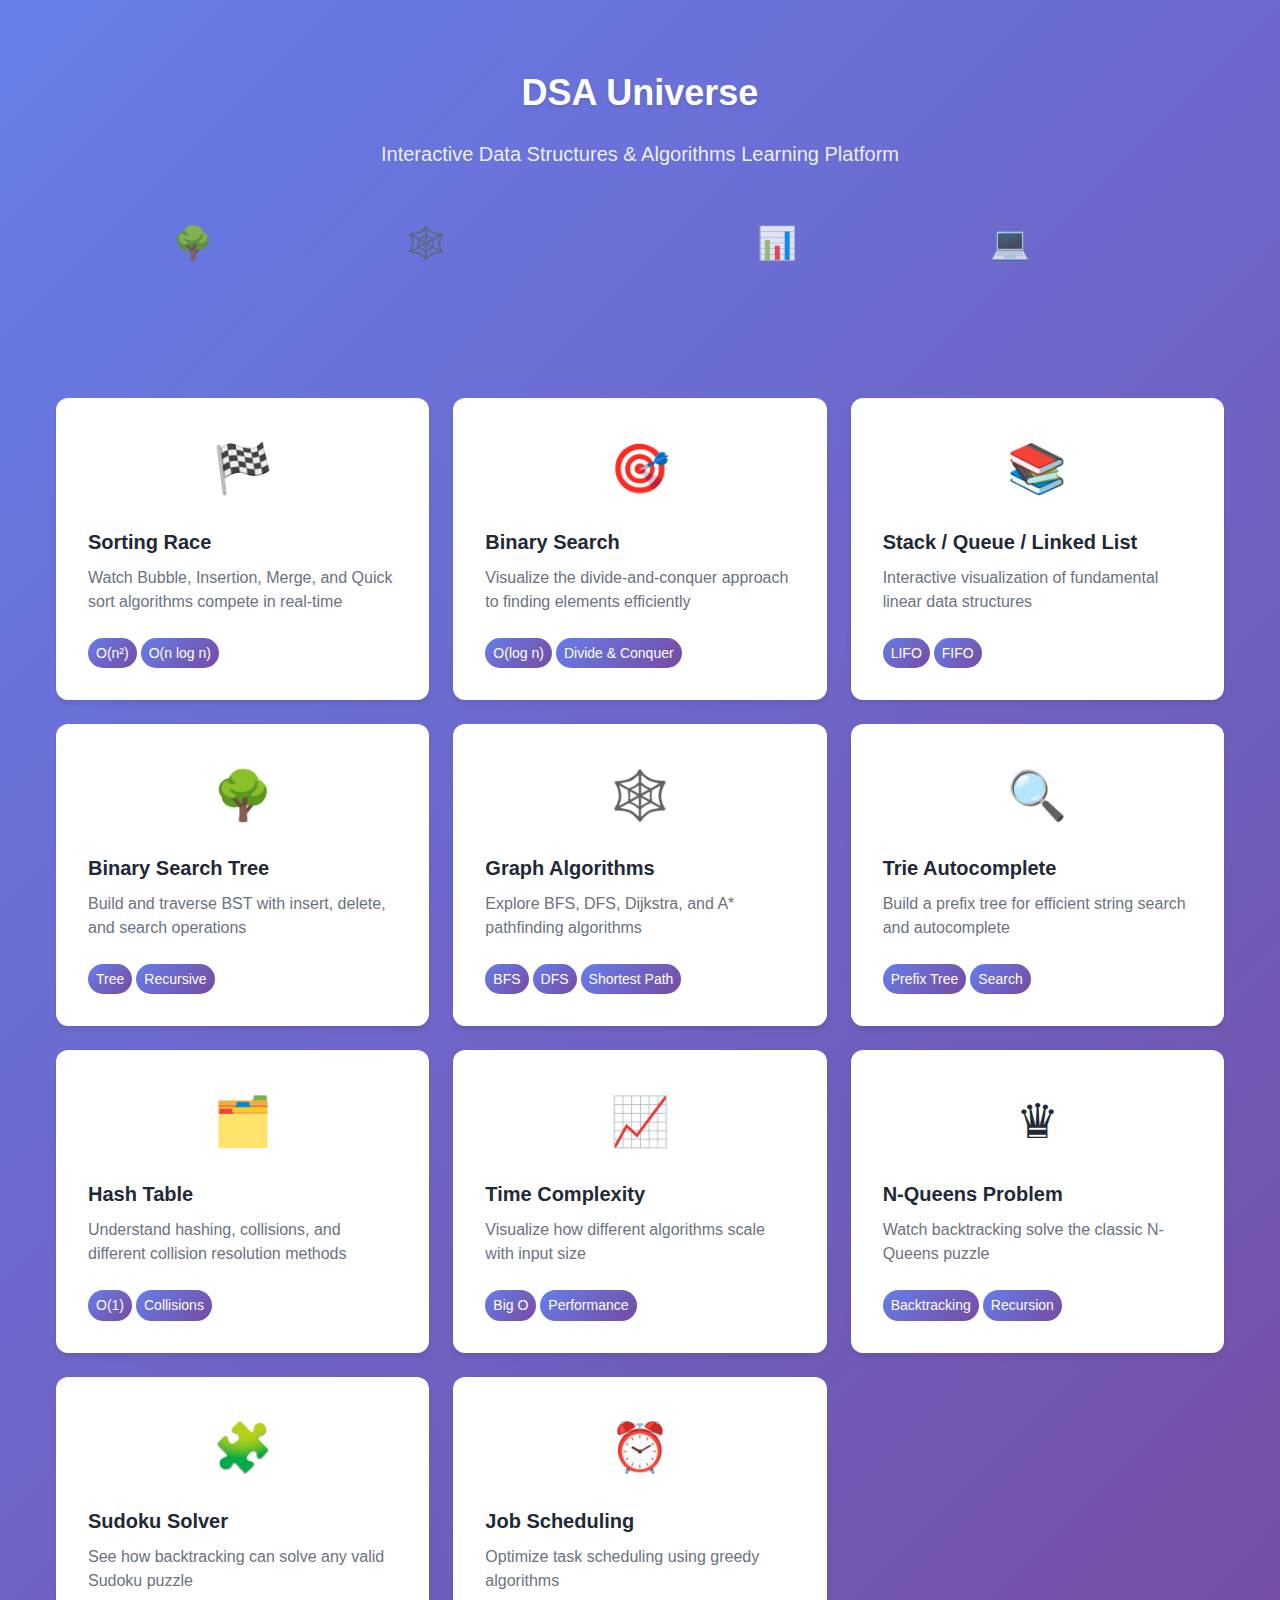
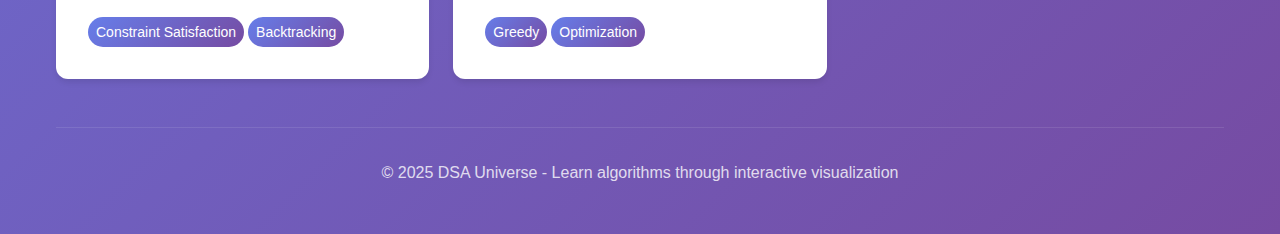
<file: index.html>
<!DOCTYPE html>
<html lang="en">
<head>
    <meta charset="UTF-8">
    <meta name="viewport" content="width=device-width, initial-scale=1.0">
    <title>DSA Universe - Interactive Data Structures & Algorithms</title>
    <link rel="stylesheet" href="style.css">
</head>
<body>
    <div class="container">
        <header class="hero-section">
            <h1 class="title">DSA Universe</h1>
            <p class="subtitle">Interactive Data Structures & Algorithms Learning Platform</p>
            <div class="hero-animation">
                <div class="floating-elements">
                    <div class="element binary-tree">🌳</div>
                    <div class="element graph">🕸️</div>
                    <div class="element array">📊</div>
                    <div class="element code">💻</div>
                </div>
            </div>
        </header>

        <main class="modules-grid">
            <div class="module-card" data-module="sorting">
                <div class="module-icon">🏁</div>
                <h3>Sorting Race</h3>
                <p>Watch Bubble, Insertion, Merge, and Quick sort algorithms compete in real-time</p>
                <div class="module-tags">
                    <span class="tag">O(n²)</span>
                    <span class="tag">O(n log n)</span>
                </div>
            </div>

            <div class="module-card" data-module="binary-search">
                <div class="module-icon">🎯</div>
                <h3>Binary Search</h3>
                <p>Visualize the divide-and-conquer approach to finding elements efficiently</p>
                <div class="module-tags">
                    <span class="tag">O(log n)</span>
                    <span class="tag">Divide & Conquer</span>
                </div>
            </div>

            <div class="module-card" data-module="data-structures">
                <div class="module-icon">📚</div>
                <h3>Stack / Queue / Linked List</h3>
                <p>Interactive visualization of fundamental linear data structures</p>
                <div class="module-tags">
                    <span class="tag">LIFO</span>
                    <span class="tag">FIFO</span>
                </div>
            </div>

            <div class="module-card" data-module="binary-tree">
                <div class="module-icon">🌳</div>
                <h3>Binary Search Tree</h3>
                <p>Build and traverse BST with insert, delete, and search operations</p>
                <div class="module-tags">
                    <span class="tag">Tree</span>
                    <span class="tag">Recursive</span>
                </div>
            </div>

            <div class="module-card" data-module="graph-algorithms">
                <div class="module-icon">🕸️</div>
                <h3>Graph Algorithms</h3>
                <p>Explore BFS, DFS, Dijkstra, and A* pathfinding algorithms</p>
                <div class="module-tags">
                    <span class="tag">BFS</span>
                    <span class="tag">DFS</span>
                    <span class="tag">Shortest Path</span>
                </div>
            </div>

            <div class="module-card" data-module="trie">
                <div class="module-icon">🔍</div>
                <h3>Trie Autocomplete</h3>
                <p>Build a prefix tree for efficient string search and autocomplete</p>
                <div class="module-tags">
                    <span class="tag">Prefix Tree</span>
                    <span class="tag">Search</span>
                </div>
            </div>

            <div class="module-card" data-module="hash-table">
                <div class="module-icon">🗂️</div>
                <h3>Hash Table</h3>
                <p>Understand hashing, collisions, and different collision resolution methods</p>
                <div class="module-tags">
                    <span class="tag">O(1)</span>
                    <span class="tag">Collisions</span>
                </div>
            </div>

            <div class="module-card" data-module="complexity">
                <div class="module-icon">📈</div>
                <h3>Time Complexity</h3>
                <p>Visualize how different algorithms scale with input size</p>
                <div class="module-tags">
                    <span class="tag">Big O</span>
                    <span class="tag">Performance</span>
                </div>
            </div>

            <div class="module-card" data-module="n-queens">
                <div class="module-icon">♛</div>
                <h3>N-Queens Problem</h3>
                <p>Watch backtracking solve the classic N-Queens puzzle</p>
                <div class="module-tags">
                    <span class="tag">Backtracking</span>
                    <span class="tag">Recursion</span>
                </div>
            </div>

            <div class="module-card" data-module="sudoku">
                <div class="module-icon">🧩</div>
                <h3>Sudoku Solver</h3>
                <p>See how backtracking can solve any valid Sudoku puzzle</p>
                <div class="module-tags">
                    <span class="tag">Constraint Satisfaction</span>
                    <span class="tag">Backtracking</span>
                </div>
            </div>

            <div class="module-card" data-module="job-scheduling">
                <div class="module-icon">⏰</div>
                <h3>Job Scheduling</h3>
                <p>Optimize task scheduling using greedy algorithms</p>
                <div class="module-tags">
                    <span class="tag">Greedy</span>
                    <span class="tag">Optimization</span>
                </div>
            </div>
        </main>

        <footer>
            <p>&copy; 2025 DSA Universe - Learn algorithms through interactive visualization</p>
        </footer>
    </div>

    <script src="js/main.js"></script>
</body>
</html>
</file>
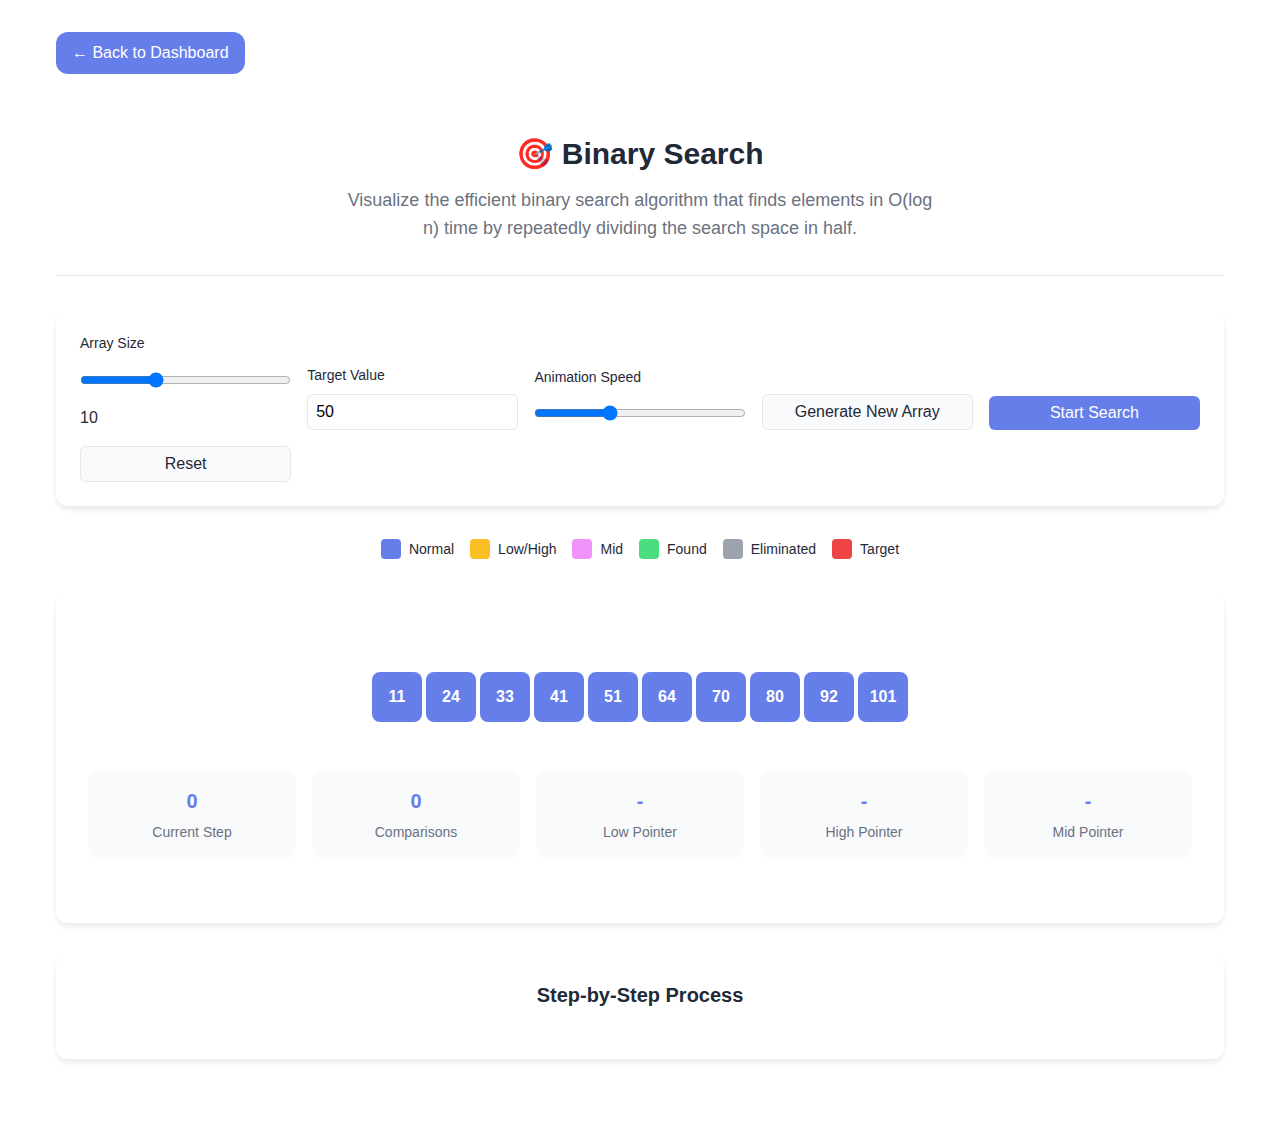
<file: modules/binary-search.html>
<!DOCTYPE html>
<html lang="en">
<head>
    <meta charset="UTF-8">
    <meta name="viewport" content="width=device-width, initial-scale=1.0">
    <title>Binary Search - DSA Universe</title>
    <link rel="stylesheet" href="../style.css">
    <style>
        .search-container {
            background: var(--bg-card);
            border-radius: var(--border-radius);
            padding: var(--spacing-xl);
            margin-bottom: var(--spacing-xl);
            box-shadow: var(--shadow-md);
        }

        .array-visualization {
            display: flex;
            justify-content: center;
            flex-wrap: wrap;
            gap: 4px;
            margin: var(--spacing-xl) 0;
            min-height: 80px;
            align-items: center;
        }

        .array-element {
            width: 50px;
            height: 50px;
            background: var(--primary-color);
            color: white;
            display: flex;
            align-items: center;
            justify-content: center;
            border-radius: 8px;
            font-weight: bold;
            font-size: var(--font-size-base);
            transition: all 0.3s ease;
            position: relative;
        }

        .array-element.target {
            background: var(--error-color);
            transform: scale(1.1);
            box-shadow: 0 0 20px rgba(239, 68, 68, 0.5);
        }

        .array-element.low {
            background: var(--warning-color);
            transform: scale(1.05);
        }

        .array-element.high {
            background: var(--warning-color);
            transform: scale(1.05);
        }

        .array-element.mid {
            background: var(--accent-color);
            transform: scale(1.2);
            box-shadow: 0 0 20px rgba(240, 147, 251, 0.5);
        }

        .array-element.found {
            background: var(--success-color);
            transform: scale(1.3);
            box-shadow: 0 0 20px rgba(74, 222, 128, 0.5);
            animation: bounce 0.5s ease-in-out;
        }

        .array-element.eliminated {
            background: var(--text-light);
            opacity: 0.3;
            transform: scale(0.8);
        }

        .array-element::before {
            content: '';
            position: absolute;
            top: -25px;
            left: 50%;
            transform: translateX(-50%);
            width: 0;
            height: 0;
            border: 8px solid transparent;
            opacity: 0;
            transition: opacity 0.3s ease;
        }

        .array-element.low::before {
            border-bottom-color: var(--warning-color);
            opacity: 1;
        }

        .array-element.high::before {
            border-bottom-color: var(--warning-color);
            opacity: 1;
        }

        .array-element.mid::before {
            border-bottom-color: var(--accent-color);
            opacity: 1;
        }

        .search-info {
            display: grid;
            grid-template-columns: repeat(auto-fit, minmax(150px, 1fr));
            gap: var(--spacing-md);
            margin-bottom: var(--spacing-xl);
        }

        .info-card {
            background: var(--bg-secondary);
            padding: var(--spacing-md);
            border-radius: var(--border-radius);
            text-align: center;
        }

        .info-value {
            font-size: var(--font-size-xl);
            font-weight: 700;
            color: var(--primary-color);
        }

        .info-label {
            font-size: var(--font-size-sm);
            color: var(--text-secondary);
            margin-top: var(--spacing-xs);
        }

        .step-by-step {
            background: var(--bg-card);
            border-radius: var(--border-radius);
            padding: var(--spacing-lg);
            margin-bottom: var(--spacing-xl);
            box-shadow: var(--shadow-md);
        }

        .step-list {
            list-style: none;
            padding: 0;
        }

        .step-item {
            padding: var(--spacing-sm);
            margin-bottom: var(--spacing-sm);
            border-radius: 6px;
            background: var(--bg-secondary);
            opacity: 0.5;
            transition: all 0.3s ease;
        }

        .step-item.active {
            background: var(--primary-color);
            color: white;
            opacity: 1;
            transform: translateX(10px);
        }

        .step-item.completed {
            background: var(--success-color);
            color: white;
            opacity: 1;
        }

        .legend {
            display: flex;
            justify-content: center;
            flex-wrap: wrap;
            gap: var(--spacing-md);
            margin-bottom: var(--spacing-xl);
        }

        .legend-item {
            display: flex;
            align-items: center;
            gap: var(--spacing-sm);
            font-size: var(--font-size-sm);
        }

        .legend-color {
            width: 20px;
            height: 20px;
            border-radius: 4px;
        }

        @keyframes bounce {
            0%, 20%, 50%, 80%, 100% { transform: translateY(0) scale(1.3); }
            40% { transform: translateY(-10px) scale(1.3); }
            60% { transform: translateY(-5px) scale(1.3); }
        }

        .result-message {
            text-align: center;
            padding: var(--spacing-lg);
            border-radius: var(--border-radius);
            margin-bottom: var(--spacing-xl);
            font-size: var(--font-size-lg);
            font-weight: 500;
        }

        .result-success {
            background: rgba(74, 222, 128, 0.1);
            color: var(--success-color);
            border: 2px solid var(--success-color);
        }

        .result-not-found {
            background: rgba(239, 68, 68, 0.1);
            color: var(--error-color);
            border: 2px solid var(--error-color);
        }
    </style>
</head>
<body>
    <div class="module-container">
        <div class="container">
            <a href="../index.html" class="back-button">← Back to Dashboard</a>
            
            <div class="module-header">
                <h1 class="module-title">🎯 Binary Search</h1>
                <p class="module-description">
                    Visualize the efficient binary search algorithm that finds elements in O(log n) time by repeatedly dividing the search space in half.
                </p>
            </div>

            <div class="controls-panel">
                <div class="controls-grid">
                    <div class="control-group">
                        <label class="control-label">Array Size</label>
                        <input type="range" id="arraySize" class="control-input" min="5" max="20" value="10">
                        <span id="arraySizeValue">10</span>
                    </div>
                    <div class="control-group">
                        <label class="control-label">Target Value</label>
                        <input type="number" id="targetValue" class="control-input" min="1" max="100" value="50">
                    </div>
                    <div class="control-group">
                        <label class="control-label">Animation Speed</label>
                        <input type="range" id="speed" class="control-input" min="500" max="2000" value="1000">
                    </div>
                    <div class="control-group">
                        <button id="generateArray" class="btn btn-secondary">Generate New Array</button>
                    </div>
                    <div class="control-group">
                        <button id="startSearch" class="btn btn-primary">Start Search</button>
                    </div>
                    <div class="control-group">
                        <button id="reset" class="btn btn-secondary">Reset</button>
                    </div>
                </div>
            </div>

            <div class="legend">
                <div class="legend-item">
                    <div class="legend-color" style="background: var(--primary-color);"></div>
                    <span>Normal</span>
                </div>
                <div class="legend-item">
                    <div class="legend-color" style="background: var(--warning-color);"></div>
                    <span>Low/High</span>
                </div>
                <div class="legend-item">
                    <div class="legend-color" style="background: var(--accent-color);"></div>
                    <span>Mid</span>
                </div>
                <div class="legend-item">
                    <div class="legend-color" style="background: var(--success-color);"></div>
                    <span>Found</span>
                </div>
                <div class="legend-item">
                    <div class="legend-color" style="background: var(--text-light);"></div>
                    <span>Eliminated</span>
                </div>
                <div class="legend-item">
                    <div class="legend-color" style="background: var(--error-color);"></div>
                    <span>Target</span>
                </div>
            </div>

            <div class="search-container">
                <div class="array-visualization" id="arrayVisualization"></div>
                
                <div id="resultMessage" class="result-message" style="display: none;"></div>
                
                <div class="search-info">
                    <div class="info-card">
                        <div class="info-value" id="currentStep">0</div>
                        <div class="info-label">Current Step</div>
                    </div>
                    <div class="info-card">
                        <div class="info-value" id="comparisons">0</div>
                        <div class="info-label">Comparisons</div>
                    </div>
                    <div class="info-card">
                        <div class="info-value" id="lowPointer">-</div>
                        <div class="info-label">Low Pointer</div>
                    </div>
                    <div class="info-card">
                        <div class="info-value" id="highPointer">-</div>
                        <div class="info-label">High Pointer</div>
                    </div>
                    <div class="info-card">
                        <div class="info-value" id="midPointer">-</div>
                        <div class="info-label">Mid Pointer</div>
                    </div>
                </div>
            </div>

            <div class="step-by-step">
                <h3 class="visualization-title">Step-by-Step Process</h3>
                <ol class="step-list" id="stepList"></ol>
            </div>
        </div>
    </div>

    <script src="../js/binary-search.js"></script>
</body>
</html>
</file>
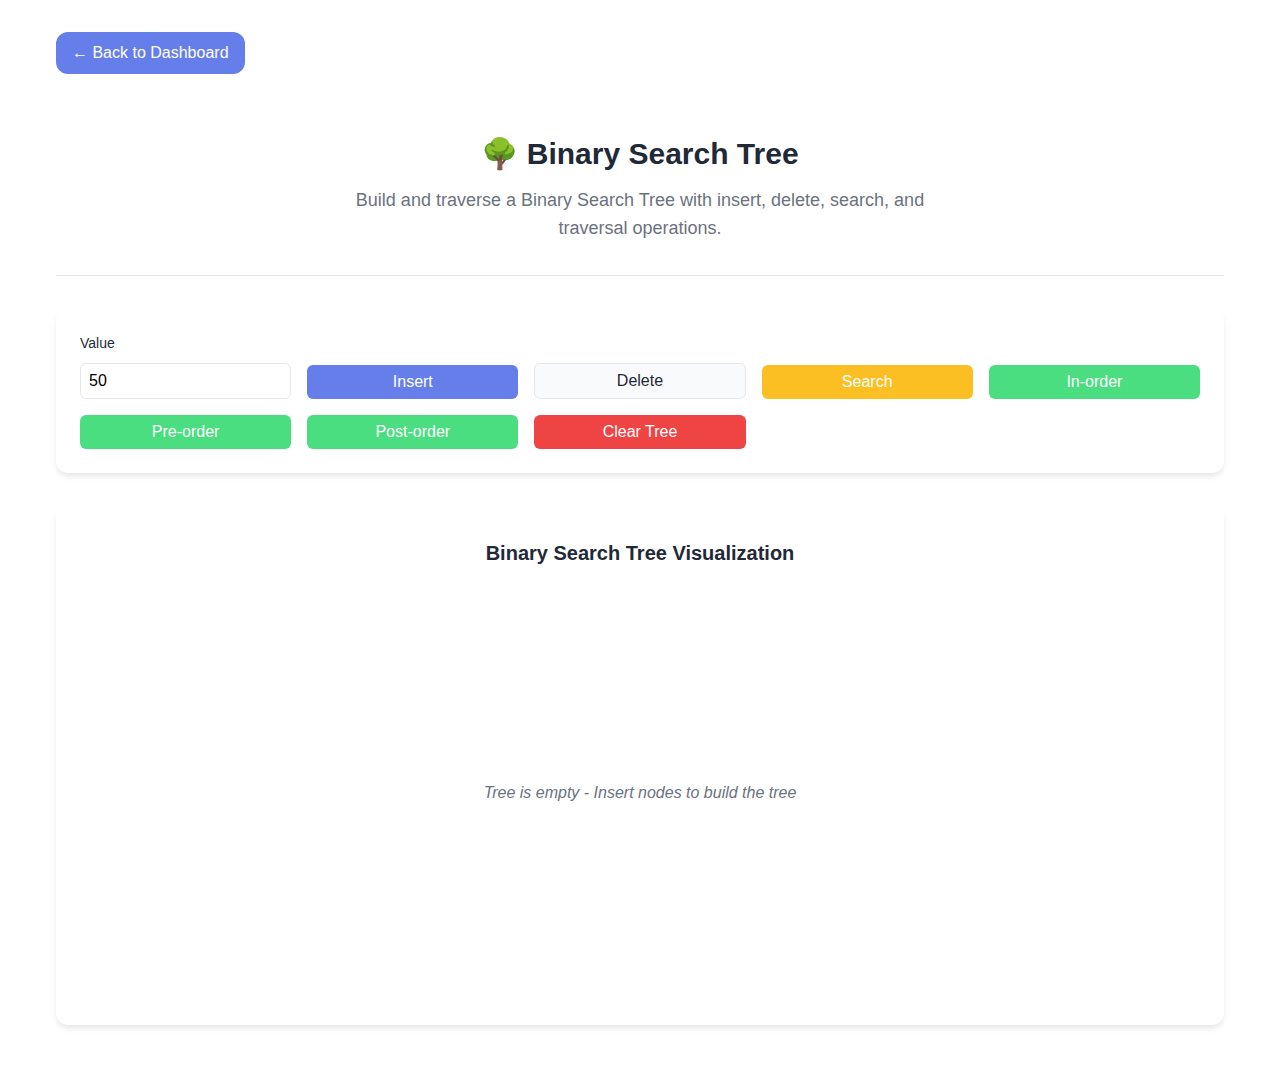
<file: modules/binary-tree.html>
<!DOCTYPE html>
<html lang="en">
<head>
    <meta charset="UTF-8">
    <meta name="viewport" content="width=device-width, initial-scale=1.0">
    <title>Binary Search Tree - DSA Universe</title>
    <link rel="stylesheet" href="../style.css">
    <style>
        .tree-container {
            background: var(--bg-card);
            border-radius: var(--border-radius);
            padding: var(--spacing-xl);
            margin-bottom: var(--spacing-xl);
            box-shadow: var(--shadow-md);
            overflow-x: auto;
        }

        .tree-visualization {
            display: flex;
            justify-content: center;
            align-items: flex-start;
            min-height: 400px;
            position: relative;
            padding: var(--spacing-xl);
        }

        .tree-node {
            width: 50px;
            height: 50px;
            background: var(--primary-color);
            color: white;
            border-radius: 50%;
            display: flex;
            align-items: center;
            justify-content: center;
            font-weight: bold;
            position: absolute;
            transition: all var(--animation-normal) ease;
            cursor: pointer;
            border: 3px solid transparent;
        }

        .tree-node.highlight {
            background: var(--accent-color);
            transform: scale(1.2);
            box-shadow: 0 0 20px rgba(240, 147, 251, 0.5);
        }

        .tree-node.found {
            background: var(--success-color);
            border-color: var(--success-color);
            animation: pulse 1s ease-in-out;
        }

        .tree-node.new {
            background: var(--warning-color);
            animation: bounce 0.5s ease-in-out;
        }

        .tree-edge {
            position: absolute;
            background: var(--text-secondary);
            height: 2px;
            transform-origin: left center;
            z-index: -1;
        }

        .traversal-result {
            background: var(--bg-secondary);
            border-radius: var(--border-radius);
            padding: var(--spacing-lg);
            margin-top: var(--spacing-lg);
            text-align: center;
        }

        .traversal-title {
            font-weight: 600;
            color: var(--text-primary);
            margin-bottom: var(--spacing-sm);
        }

        .traversal-sequence {
            font-size: var(--font-size-lg);
            color: var(--primary-color);
            font-weight: 500;
        }

        @keyframes pulse {
            0%, 100% { transform: scale(1); }
            50% { transform: scale(1.3); }
        }

        @keyframes bounce {
            0%, 20%, 50%, 80%, 100% { transform: translateY(0); }
            40% { transform: translateY(-10px); }
            60% { transform: translateY(-5px); }
        }
    </style>
</head>
<body>
    <div class="module-container">
        <div class="container">
            <a href="../index.html" class="back-button">← Back to Dashboard</a>
            
            <div class="module-header">
                <h1 class="module-title">🌳 Binary Search Tree</h1>
                <p class="module-description">
                    Build and traverse a Binary Search Tree with insert, delete, search, and traversal operations.
                </p>
            </div>

            <div class="controls-panel">
                <div class="controls-grid">
                    <div class="control-group">
                        <label class="control-label">Value</label>
                        <input type="number" id="nodeValue" class="control-input" value="50" min="1" max="99">
                    </div>
                    <div class="control-group">
                        <button id="insertNode" class="btn btn-primary">Insert</button>
                    </div>
                    <div class="control-group">
                        <button id="deleteNode" class="btn btn-secondary">Delete</button>
                    </div>
                    <div class="control-group">
                        <button id="searchNode" class="btn btn-warning">Search</button>
                    </div>
                    <div class="control-group">
                        <button id="inorderTraversal" class="btn btn-success">In-order</button>
                    </div>
                    <div class="control-group">
                        <button id="preorderTraversal" class="btn btn-success">Pre-order</button>
                    </div>
                    <div class="control-group">
                        <button id="postorderTraversal" class="btn btn-success">Post-order</button>
                    </div>
                    <div class="control-group">
                        <button id="clearTree" class="btn btn-error">Clear Tree</button>
                    </div>
                </div>
            </div>

            <div class="tree-container">
                <h3 class="visualization-title">Binary Search Tree Visualization</h3>
                <div class="tree-visualization" id="treeVisualization">
                    <div style="color: var(--text-secondary); font-style: italic; margin: auto;">Tree is empty - Insert nodes to build the tree</div>
                </div>
                
                <div id="traversalResult" class="traversal-result" style="display: none;">
                    <div class="traversal-title" id="traversalTitle"></div>
                    <div class="traversal-sequence" id="traversalSequence"></div>
                </div>
            </div>

            <div id="operationResult" class="operation-result" style="display: none;"></div>
        </div>
    </div>

    <script src="../js/binary-tree.js"></script>
</body>
</html>
</file>
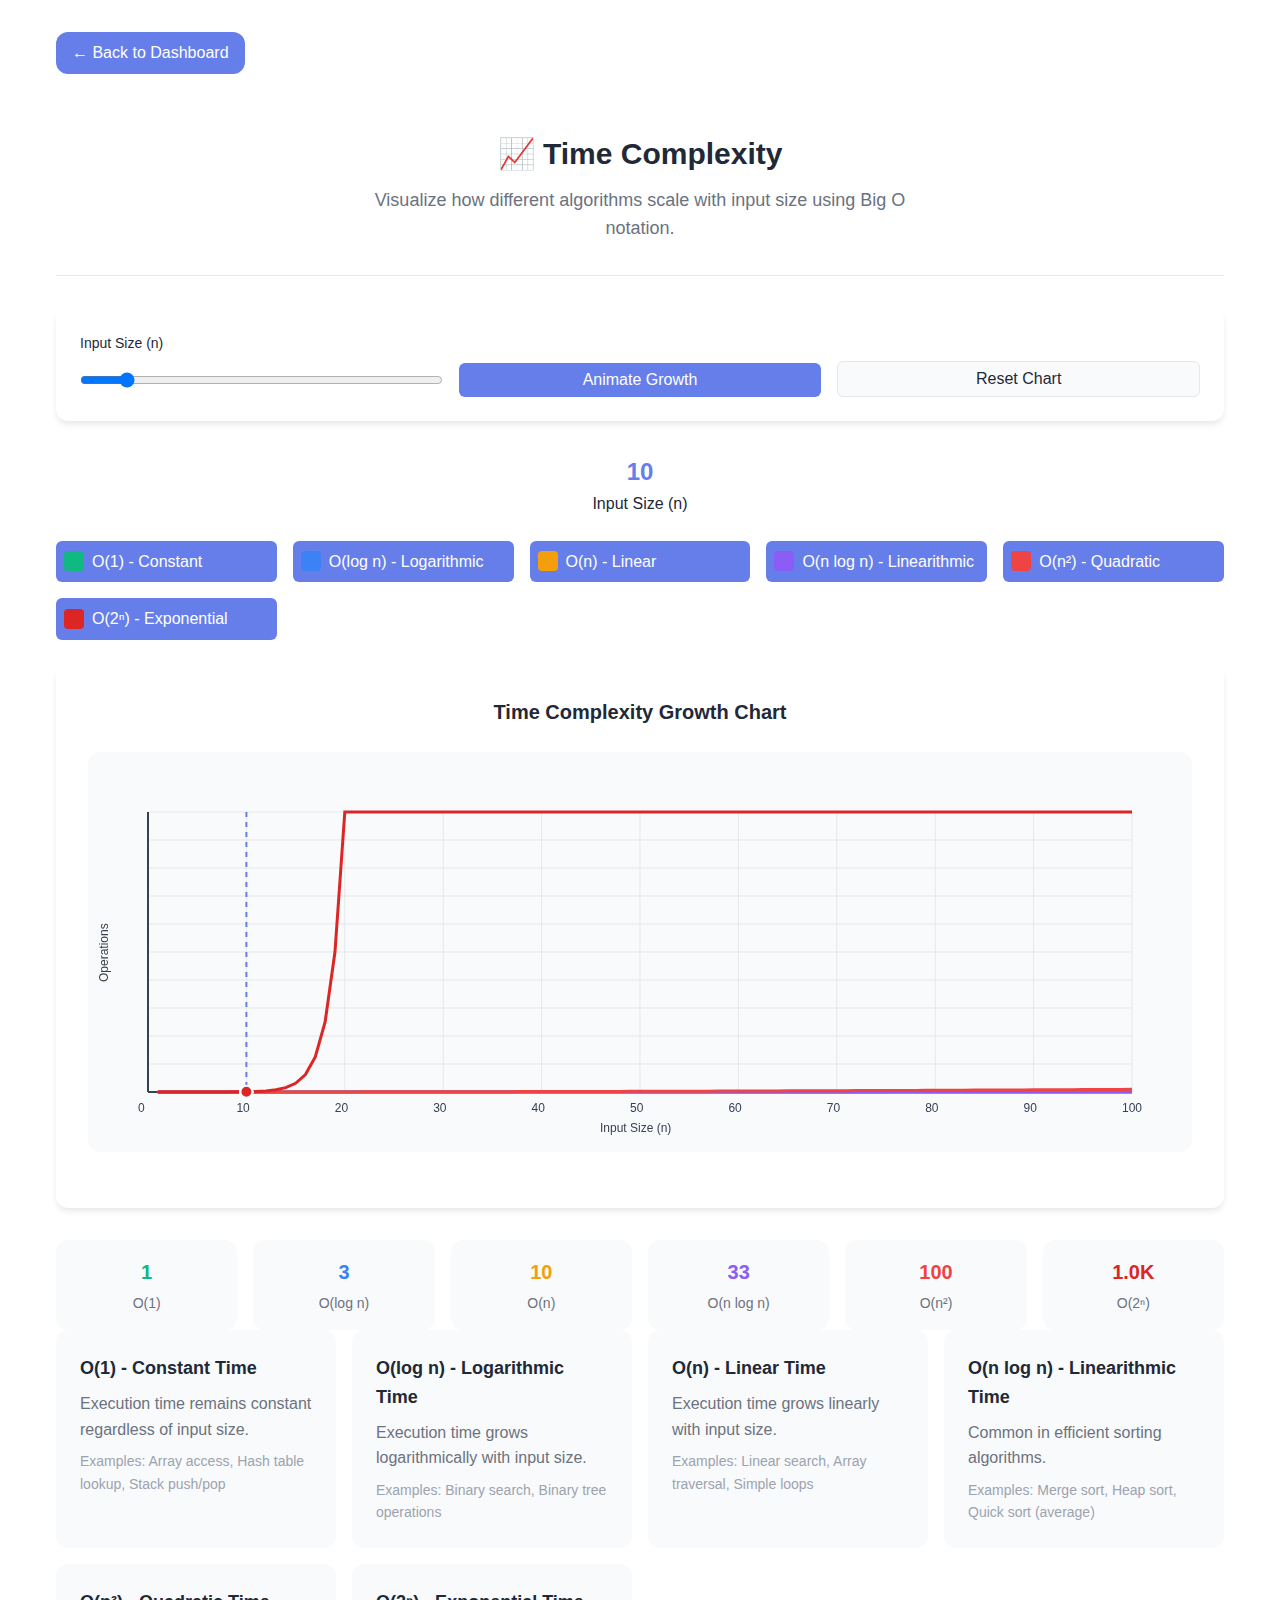
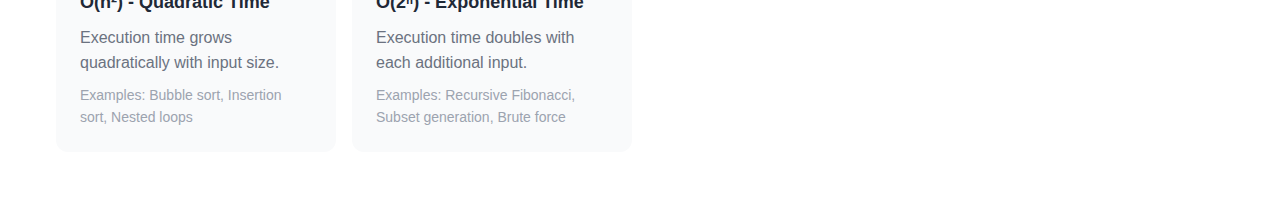
<file: modules/complexity.html>
<!DOCTYPE html>
<html lang="en">
<head>
    <meta charset="UTF-8">
    <meta name="viewport" content="width=device-width, initial-scale=1.0">
    <title>Time Complexity - DSA Universe</title>
    <link rel="stylesheet" href="../style.css">
    <style>
        .complexity-container {
            background: var(--bg-card);
            border-radius: var(--border-radius);
            padding: var(--spacing-xl);
            margin-bottom: var(--spacing-xl);
            box-shadow: var(--shadow-md);
        }

        .chart-container {
            position: relative;
            height: 400px;
            background: var(--bg-secondary);
            border-radius: var(--border-radius);
            margin: var(--spacing-lg) 0;
            overflow: hidden;
        }

        .chart-canvas {
            width: 100%;
            height: 100%;
        }

        .complexity-legend {
            display: grid;
            grid-template-columns: repeat(auto-fit, minmax(200px, 1fr));
            gap: var(--spacing-md);
            margin-bottom: var(--spacing-lg);
        }

        .legend-item {
            display: flex;
            align-items: center;
            gap: var(--spacing-sm);
            padding: var(--spacing-sm);
            background: var(--bg-secondary);
            border-radius: 6px;
            cursor: pointer;
            transition: all var(--animation-fast) ease;
        }

        .legend-item:hover {
            background: var(--border-color);
        }

        .legend-item.active {
            background: var(--primary-color);
            color: white;
        }

        .legend-color {
            width: 20px;
            height: 20px;
            border-radius: 4px;
        }

        .complexity-info {
            display: grid;
            grid-template-columns: repeat(auto-fit, minmax(250px, 1fr));
            gap: var(--spacing-md);
            margin-bottom: var(--spacing-lg);
        }

        .info-card {
            background: var(--bg-secondary);
            padding: var(--spacing-lg);
            border-radius: var(--border-radius);
        }

        .info-title {
            font-size: var(--font-size-lg);
            font-weight: 600;
            margin-bottom: var(--spacing-sm);
            color: var(--text-primary);
        }

        .info-description {
            color: var(--text-secondary);
            margin-bottom: var(--spacing-sm);
        }

        .info-examples {
            font-size: var(--font-size-sm);
            color: var(--text-light);
        }

        .simulation-controls {
            display: flex;
            justify-content: center;
            gap: var(--spacing-md);
            margin-bottom: var(--spacing-lg);
            flex-wrap: wrap;
        }

        .input-size-display {
            text-align: center;
            margin-bottom: var(--spacing-lg);
        }

        .input-size-value {
            font-size: var(--font-size-2xl);
            font-weight: 700;
            color: var(--primary-color);
        }

        .operations-display {
            display: grid;
            grid-template-columns: repeat(auto-fit, minmax(150px, 1fr));
            gap: var(--spacing-md);
            margin-top: var(--spacing-lg);
        }

        .operation-card {
            background: var(--bg-secondary);
            padding: var(--spacing-md);
            border-radius: var(--border-radius);
            text-align: center;
        }

        .operation-value {
            font-size: var(--font-size-xl);
            font-weight: 700;
            margin-bottom: var(--spacing-xs);
        }

        .operation-label {
            font-size: var(--font-size-sm);
            color: var(--text-secondary);
        }
    </style>
</head>
<body>
    <div class="module-container">
        <div class="container">
            <a href="../index.html" class="back-button">← Back to Dashboard</a>
            
            <div class="module-header">
                <h1 class="module-title">📈 Time Complexity</h1>
                <p class="module-description">
                    Visualize how different algorithms scale with input size using Big O notation.
                </p>
            </div>

            <div class="controls-panel">
                <div class="controls-grid">
                    <div class="control-group">
                        <label class="control-label">Input Size (n)</label>
                        <input type="range" id="inputSize" class="control-input" min="1" max="100" value="10">
                    </div>
                    <div class="control-group">
                        <button id="animateGrowth" class="btn btn-primary">Animate Growth</button>
                    </div>
                    <div class="control-group">
                        <button id="resetChart" class="btn btn-secondary">Reset Chart</button>
                    </div>
                </div>
            </div>

            <div class="input-size-display">
                <div class="input-size-value" id="inputSizeValue">10</div>
                <div>Input Size (n)</div>
            </div>

            <div class="complexity-legend">
                <div class="legend-item active" data-complexity="constant">
                    <div class="legend-color" style="background: #10b981;"></div>
                    <span>O(1) - Constant</span>
                </div>
                <div class="legend-item active" data-complexity="logarithmic">
                    <div class="legend-color" style="background: #3b82f6;"></div>
                    <span>O(log n) - Logarithmic</span>
                </div>
                <div class="legend-item active" data-complexity="linear">
                    <div class="legend-color" style="background: #f59e0b;"></div>
                    <span>O(n) - Linear</span>
                </div>
                <div class="legend-item active" data-complexity="linearithmic">
                    <div class="legend-color" style="background: #8b5cf6;"></div>
                    <span>O(n log n) - Linearithmic</span>
                </div>
                <div class="legend-item active" data-complexity="quadratic">
                    <div class="legend-color" style="background: #ef4444;"></div>
                    <span>O(n²) - Quadratic</span>
                </div>
                <div class="legend-item active" data-complexity="exponential">
                    <div class="legend-color" style="background: #dc2626;"></div>
                    <span>O(2ⁿ) - Exponential</span>
                </div>
            </div>

            <div class="complexity-container">
                <h3 class="visualization-title">Time Complexity Growth Chart</h3>
                <div class="chart-container">
                    <canvas class="chart-canvas" id="complexityChart"></canvas>
                </div>
            </div>

            <div class="operations-display" id="operationsDisplay"></div>

            <div class="complexity-info">
                <div class="info-card">
                    <div class="info-title">O(1) - Constant Time</div>
                    <div class="info-description">
                        Execution time remains constant regardless of input size.
                    </div>
                    <div class="info-examples">
                        Examples: Array access, Hash table lookup, Stack push/pop
                    </div>
                </div>

                <div class="info-card">
                    <div class="info-title">O(log n) - Logarithmic Time</div>
                    <div class="info-description">
                        Execution time grows logarithmically with input size.
                    </div>
                    <div class="info-examples">
                        Examples: Binary search, Binary tree operations
                    </div>
                </div>

                <div class="info-card">
                    <div class="info-title">O(n) - Linear Time</div>
                    <div class="info-description">
                        Execution time grows linearly with input size.
                    </div>
                    <div class="info-examples">
                        Examples: Linear search, Array traversal, Simple loops
                    </div>
                </div>

                <div class="info-card">
                    <div class="info-title">O(n log n) - Linearithmic Time</div>
                    <div class="info-description">
                        Common in efficient sorting algorithms.
                    </div>
                    <div class="info-examples">
                        Examples: Merge sort, Heap sort, Quick sort (average)
                    </div>
                </div>

                <div class="info-card">
                    <div class="info-title">O(n²) - Quadratic Time</div>
                    <div class="info-description">
                        Execution time grows quadratically with input size.
                    </div>
                    <div class="info-examples">
                        Examples: Bubble sort, Insertion sort, Nested loops
                    </div>
                </div>

                <div class="info-card">
                    <div class="info-title">O(2ⁿ) - Exponential Time</div>
                    <div class="info-description">
                        Execution time doubles with each additional input.
                    </div>
                    <div class="info-examples">
                        Examples: Recursive Fibonacci, Subset generation, Brute force
                    </div>
                </div>
            </div>
        </div>
    </div>

    <script src="../js/complexity.js"></script>
</body>
</html>
</file>
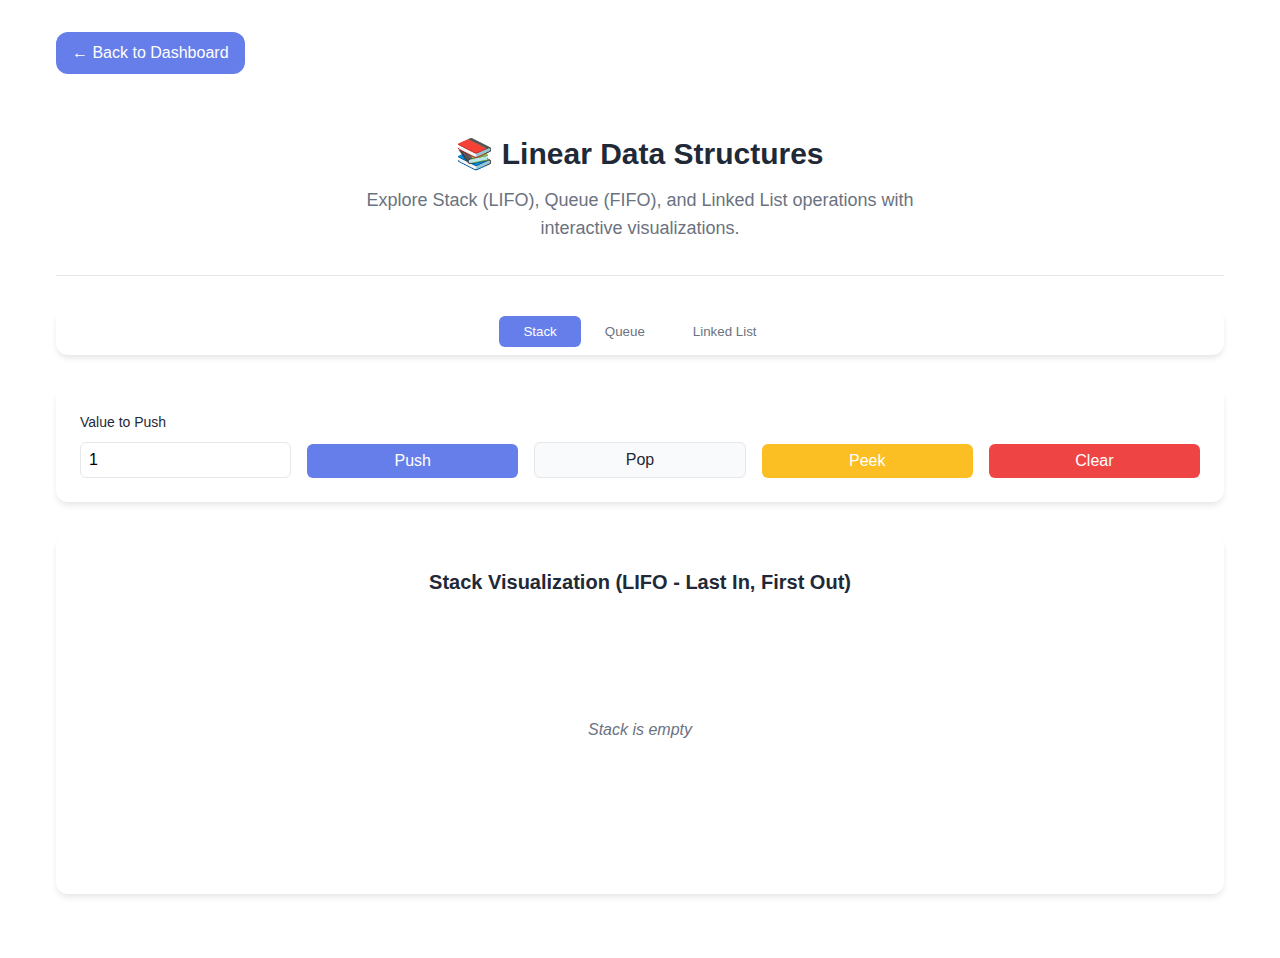
<file: modules/data-structures.html>
<!DOCTYPE html>
<html lang="en">
<head>
    <meta charset="UTF-8">
    <meta name="viewport" content="width=device-width, initial-scale=1.0">
    <title>Linear Data Structures - DSA Universe</title>
    <link rel="stylesheet" href="../style.css">
    <style>
        .data-structure-tabs {
            display: flex;
            justify-content: center;
            margin-bottom: var(--spacing-xl);
            background: var(--bg-card);
            border-radius: var(--border-radius);
            padding: var(--spacing-sm);
            box-shadow: var(--shadow-md);
        }

        .tab-button {
            padding: var(--spacing-sm) var(--spacing-lg);
            border: none;
            background: transparent;
            color: var(--text-secondary);
            cursor: pointer;
            border-radius: 6px;
            transition: all var(--animation-fast) ease;
            font-weight: 500;
        }

        .tab-button.active {
            background: var(--primary-color);
            color: white;
        }

        .tab-content {
            display: none;
        }

        .tab-content.active {
            display: block;
        }

        .structure-container {
            background: var(--bg-card);
            border-radius: var(--border-radius);
            padding: var(--spacing-xl);
            box-shadow: var(--shadow-md);
            margin-bottom: var(--spacing-xl);
        }

        .structure-visualization {
            display: flex;
            justify-content: center;
            align-items: center;
            min-height: 200px;
            margin: var(--spacing-xl) 0;
            flex-wrap: wrap;
            gap: var(--spacing-sm);
        }

        .node {
            width: 60px;
            height: 60px;
            background: var(--primary-color);
            color: white;
            display: flex;
            align-items: center;
            justify-content: center;
            border-radius: 8px;
            font-weight: bold;
            position: relative;
            transition: all var(--animation-normal) ease;
        }

        .node.highlight {
            background: var(--accent-color);
            transform: scale(1.1);
            box-shadow: 0 0 20px rgba(240, 147, 251, 0.5);
        }

        .node.new {
            background: var(--success-color);
            animation: bounce 0.5s ease-in-out;
        }

        .arrow {
            width: 30px;
            height: 2px;
            background: var(--text-secondary);
            position: relative;
            margin: 0 var(--spacing-sm);
        }

        .arrow::after {
            content: '';
            position: absolute;
            right: -5px;
            top: -3px;
            width: 0;
            height: 0;
            border: 4px solid transparent;
            border-left-color: var(--text-secondary);
        }

        .stack-container {
            flex-direction: column-reverse;
            align-items: center;
        }

        .queue-container {
            flex-direction: row;
            align-items: center;
        }

        .linked-list-container {
            flex-direction: row;
            align-items: center;
        }

        .operation-result {
            text-align: center;
            padding: var(--spacing-md);
            border-radius: var(--border-radius);
            margin-top: var(--spacing-md);
            font-weight: 500;
        }

        .result-success {
            background: rgba(74, 222, 128, 0.1);
            color: var(--success-color);
            border: 1px solid var(--success-color);
        }

        .result-error {
            background: rgba(239, 68, 68, 0.1);
            color: var(--error-color);
            border: 1px solid var(--error-color);
        }

        @keyframes bounce {
            0%, 20%, 50%, 80%, 100% { transform: translateY(0); }
            40% { transform: translateY(-10px); }
            60% { transform: translateY(-5px); }
        }
    </style>
</head>
<body>
    <div class="module-container">
        <div class="container">
            <a href="../index.html" class="back-button">← Back to Dashboard</a>
            
            <div class="module-header">
                <h1 class="module-title">📚 Linear Data Structures</h1>
                <p class="module-description">
                    Explore Stack (LIFO), Queue (FIFO), and Linked List operations with interactive visualizations.
                </p>
            </div>

            <div class="data-structure-tabs">
                <button class="tab-button active" data-tab="stack">Stack</button>
                <button class="tab-button" data-tab="queue">Queue</button>
                <button class="tab-button" data-tab="linked-list">Linked List</button>
            </div>

            <!-- Stack Tab -->
            <div class="tab-content active" id="stack-tab">
                <div class="controls-panel">
                    <div class="controls-grid">
                        <div class="control-group">
                            <label class="control-label">Value to Push</label>
                            <input type="number" id="stackValue" class="control-input" value="1" min="1" max="99">
                        </div>
                        <div class="control-group">
                            <button id="stackPush" class="btn btn-primary">Push</button>
                        </div>
                        <div class="control-group">
                            <button id="stackPop" class="btn btn-secondary">Pop</button>
                        </div>
                        <div class="control-group">
                            <button id="stackPeek" class="btn btn-warning">Peek</button>
                        </div>
                        <div class="control-group">
                            <button id="stackClear" class="btn btn-error">Clear</button>
                        </div>
                    </div>
                </div>

                <div class="structure-container">
                    <h3 class="visualization-title">Stack Visualization (LIFO - Last In, First Out)</h3>
                    <div class="structure-visualization stack-container" id="stackVisualization"></div>
                    <div id="stackResult" class="operation-result" style="display: none;"></div>
                </div>
            </div>

            <!-- Queue Tab -->
            <div class="tab-content" id="queue-tab">
                <div class="controls-panel">
                    <div class="controls-grid">
                        <div class="control-group">
                            <label class="control-label">Value to Enqueue</label>
                            <input type="number" id="queueValue" class="control-input" value="1" min="1" max="99">
                        </div>
                        <div class="control-group">
                            <button id="queueEnqueue" class="btn btn-primary">Enqueue</button>
                        </div>
                        <div class="control-group">
                            <button id="queueDequeue" class="btn btn-secondary">Dequeue</button>
                        </div>
                        <div class="control-group">
                            <button id="queueFront" class="btn btn-warning">Front</button>
                        </div>
                        <div class="control-group">
                            <button id="queueClear" class="btn btn-error">Clear</button>
                        </div>
                    </div>
                </div>

                <div class="structure-container">
                    <h3 class="visualization-title">Queue Visualization (FIFO - First In, First Out)</h3>
                    <div class="structure-visualization queue-container" id="queueVisualization"></div>
                    <div id="queueResult" class="operation-result" style="display: none;"></div>
                </div>
            </div>

            <!-- Linked List Tab -->
            <div class="tab-content" id="linked-list-tab">
                <div class="controls-panel">
                    <div class="controls-grid">
                        <div class="control-group">
                            <label class="control-label">Value</label>
                            <input type="number" id="listValue" class="control-input" value="1" min="1" max="99">
                        </div>
                        <div class="control-group">
                            <label class="control-label">Position</label>
                            <input type="number" id="listPosition" class="control-input" value="0" min="0">
                        </div>
                        <div class="control-group">
                            <button id="listInsert" class="btn btn-primary">Insert</button>
                        </div>
                        <div class="control-group">
                            <button id="listDelete" class="btn btn-secondary">Delete</button>
                        </div>
                        <div class="control-group">
                            <button id="listSearch" class="btn btn-warning">Search</button>
                        </div>
                        <div class="control-group">
                            <button id="listClear" class="btn btn-error">Clear</button>
                        </div>
                    </div>
                </div>

                <div class="structure-container">
                    <h3 class="visualization-title">Linked List Visualization</h3>
                    <div class="structure-visualization linked-list-container" id="listVisualization"></div>
                    <div id="listResult" class="operation-result" style="display: none;"></div>
                </div>
            </div>
        </div>
    </div>

    <script src="../js/data-structures.js"></script>
</body>
</html>
</file>
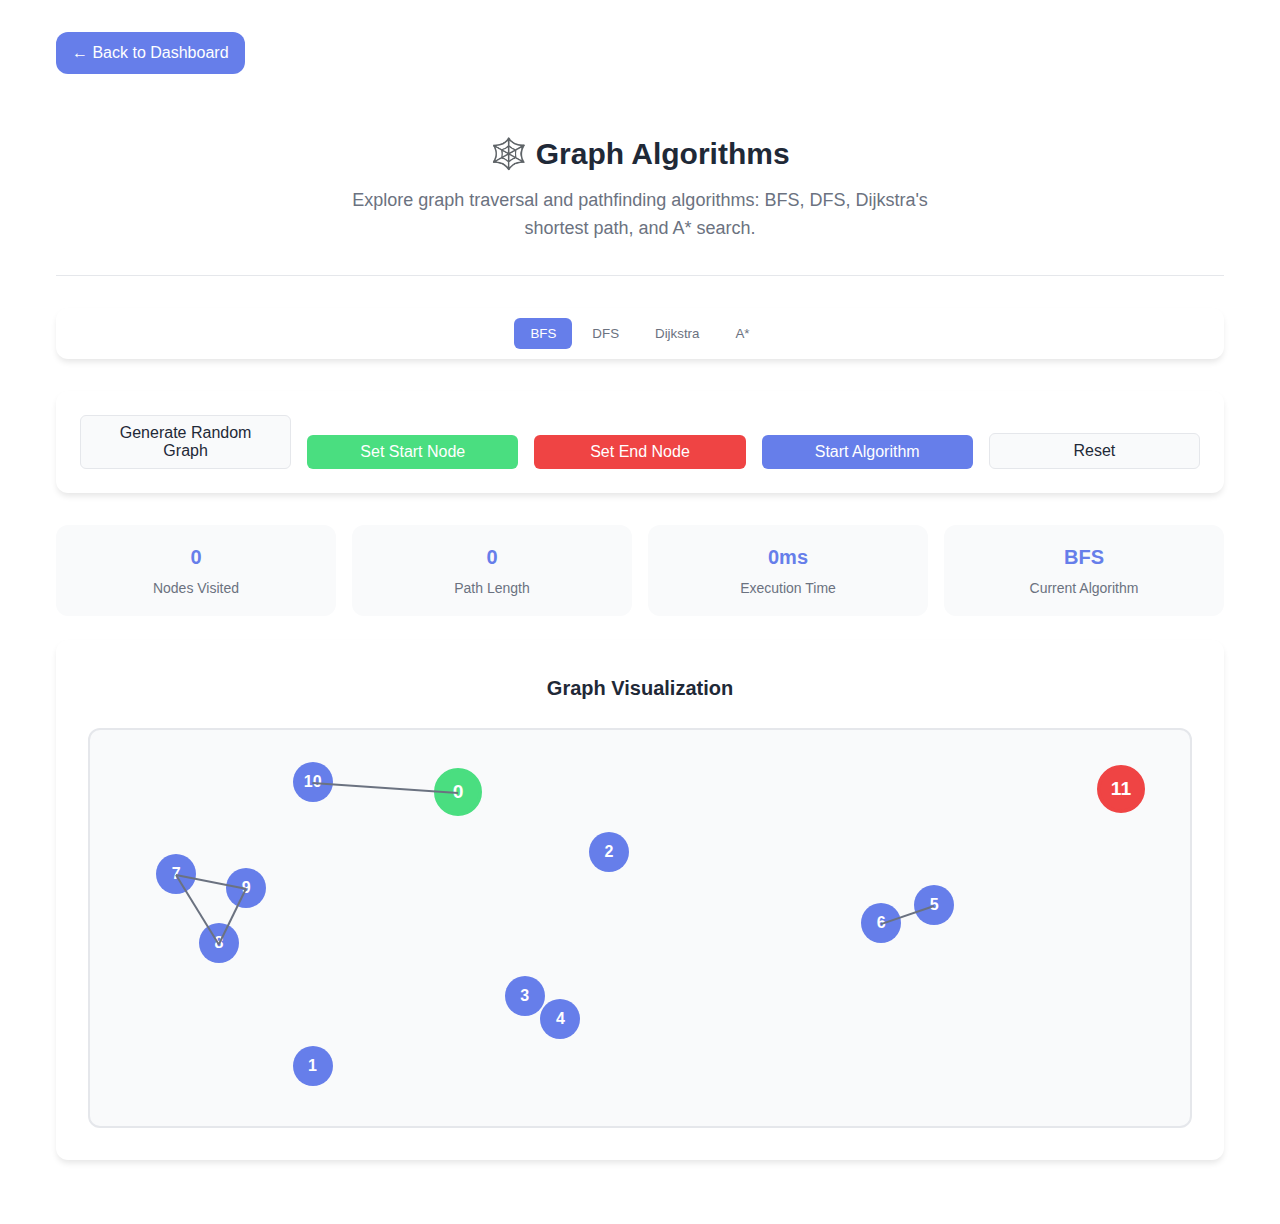
<file: modules/graph-algorithms.html>
<!DOCTYPE html>
<html lang="en">
<head>
    <meta charset="UTF-8">
    <meta name="viewport" content="width=device-width, initial-scale=1.0">
    <title>Graph Algorithms - DSA Universe</title>
    <link rel="stylesheet" href="../style.css">
    <style>
        .algorithm-tabs {
            display: flex;
            justify-content: center;
            margin-bottom: var(--spacing-xl);
            background: var(--bg-card);
            border-radius: var(--border-radius);
            padding: var(--spacing-sm);
            box-shadow: var(--shadow-md);
            flex-wrap: wrap;
        }

        .tab-button {
            padding: var(--spacing-sm) var(--spacing-md);
            border: none;
            background: transparent;
            color: var(--text-secondary);
            cursor: pointer;
            border-radius: 6px;
            transition: all var(--animation-fast) ease;
            font-weight: 500;
            margin: 2px;
        }

        .tab-button.active {
            background: var(--primary-color);
            color: white;
        }

        .graph-container {
            background: var(--bg-card);
            border-radius: var(--border-radius);
            padding: var(--spacing-xl);
            margin-bottom: var(--spacing-xl);
            box-shadow: var(--shadow-md);
            position: relative;
        }

        .graph-visualization {
            width: 100%;
            height: 400px;
            border: 2px solid var(--border-color);
            border-radius: var(--border-radius);
            position: relative;
            overflow: hidden;
            background: var(--bg-secondary);
        }

        .graph-node {
            width: 40px;
            height: 40px;
            background: var(--primary-color);
            color: white;
            border-radius: 50%;
            display: flex;
            align-items: center;
            justify-content: center;
            font-weight: bold;
            position: absolute;
            cursor: pointer;
            transition: all var(--animation-normal) ease;
            border: 3px solid transparent;
            user-select: none;
        }

        .graph-node.start {
            background: var(--success-color);
            border-color: var(--success-color);
            transform: scale(1.2);
        }

        .graph-node.end {
            background: var(--error-color);
            border-color: var(--error-color);
            transform: scale(1.2);
        }

        .graph-node.visited {
            background: var(--warning-color);
            animation: pulse 0.5s ease-in-out;
        }

        .graph-node.current {
            background: var(--accent-color);
            transform: scale(1.3);
            box-shadow: 0 0 20px rgba(240, 147, 251, 0.5);
        }

        .graph-node.path {
            background: var(--success-color);
            border-color: var(--success-color);
        }

        .graph-edge {
            position: absolute;
            background: var(--text-secondary);
            height: 2px;
            transform-origin: left center;
            z-index: 1;
        }

        .graph-edge.path {
            background: var(--success-color);
            height: 4px;
        }

        .algorithm-info {
            display: grid;
            grid-template-columns: repeat(auto-fit, minmax(150px, 1fr));
            gap: var(--spacing-md);
            margin-bottom: var(--spacing-lg);
        }

        .info-card {
            background: var(--bg-secondary);
            padding: var(--spacing-md);
            border-radius: var(--border-radius);
            text-align: center;
        }

        .info-value {
            font-size: var(--font-size-xl);
            font-weight: 700;
            color: var(--primary-color);
        }

        .info-label {
            font-size: var(--font-size-sm);
            color: var(--text-secondary);
            margin-top: var(--spacing-xs);
        }

        @keyframes pulse {
            0%, 100% { transform: scale(1); }
            50% { transform: scale(1.1); }
        }
    </style>
</head>
<body>
    <div class="module-container">
        <div class="container">
            <a href="../index.html" class="back-button">← Back to Dashboard</a>
            
            <div class="module-header">
                <h1 class="module-title">🕸️ Graph Algorithms</h1>
                <p class="module-description">
                    Explore graph traversal and pathfinding algorithms: BFS, DFS, Dijkstra's shortest path, and A* search.
                </p>
            </div>

            <div class="algorithm-tabs">
                <button class="tab-button active" data-algorithm="bfs">BFS</button>
                <button class="tab-button" data-algorithm="dfs">DFS</button>
                <button class="tab-button" data-algorithm="dijkstra">Dijkstra</button>
                <button class="tab-button" data-algorithm="astar">A*</button>
            </div>

            <div class="controls-panel">
                <div class="controls-grid">
                    <div class="control-group">
                        <button id="generateGraph" class="btn btn-secondary">Generate Random Graph</button>
                    </div>
                    <div class="control-group">
                        <button id="setStart" class="btn btn-success">Set Start Node</button>
                    </div>
                    <div class="control-group">
                        <button id="setEnd" class="btn btn-error">Set End Node</button>
                    </div>
                    <div class="control-group">
                        <button id="startAlgorithm" class="btn btn-primary">Start Algorithm</button>
                    </div>
                    <div class="control-group">
                        <button id="resetGraph" class="btn btn-secondary">Reset</button>
                    </div>
                </div>
            </div>

            <div class="algorithm-info">
                <div class="info-card">
                    <div class="info-value" id="visitedCount">0</div>
                    <div class="info-label">Nodes Visited</div>
                </div>
                <div class="info-card">
                    <div class="info-value" id="pathLength">0</div>
                    <div class="info-label">Path Length</div>
                </div>
                <div class="info-card">
                    <div class="info-value" id="algorithmTime">0ms</div>
                    <div class="info-label">Execution Time</div>
                </div>
                <div class="info-card">
                    <div class="info-value" id="currentAlgorithm">BFS</div>
                    <div class="info-label">Current Algorithm</div>
                </div>
            </div>

            <div class="graph-container">
                <h3 class="visualization-title">Graph Visualization</h3>
                <div class="graph-visualization" id="graphVisualization">
                    <div style="position: absolute; top: 50%; left: 50%; transform: translate(-50%, -50%); color: var(--text-secondary); font-style: italic;">
                        Click "Generate Random Graph" to create a graph
                    </div>
                </div>
            </div>

            <div id="algorithmResult" class="operation-result" style="display: none;"></div>
        </div>
    </div>

    <script src="../js/graph-algorithms.js"></script>
</body>
</html>
</file>
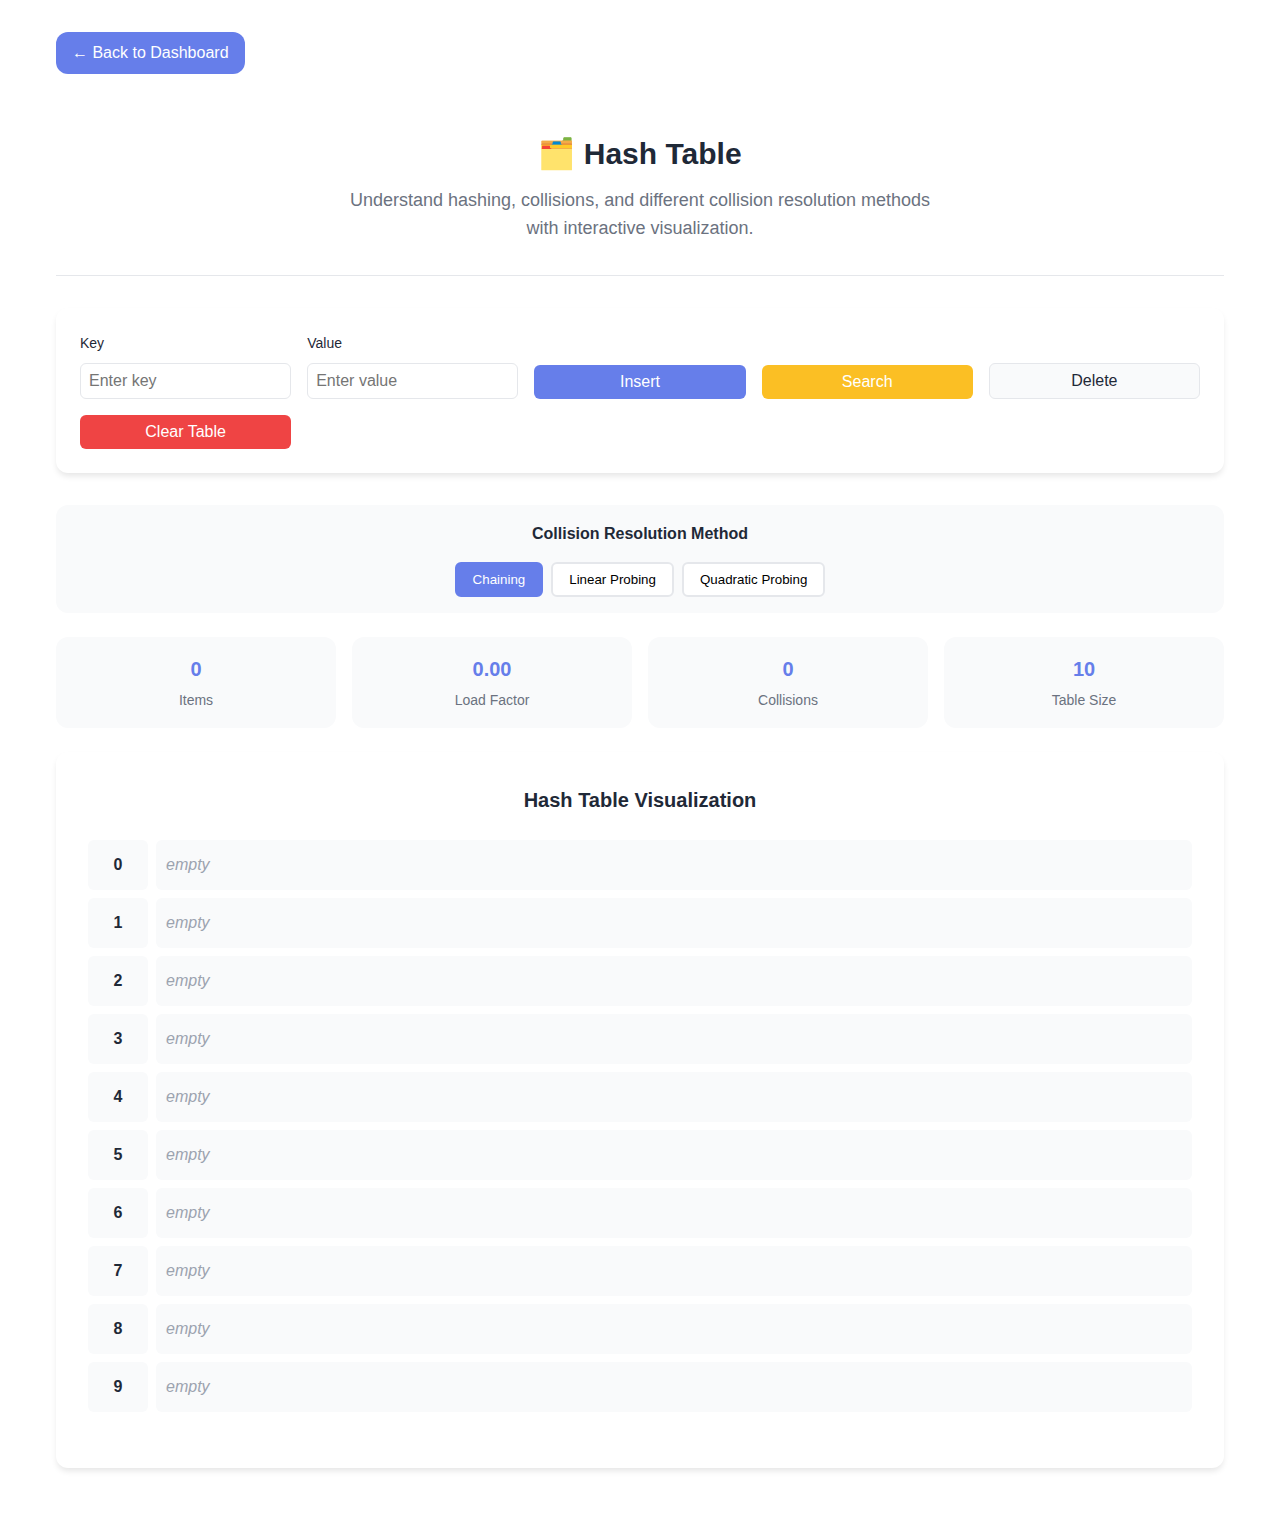
<file: modules/hash-table.html>
<!DOCTYPE html>
<html lang="en">
<head>
    <meta charset="UTF-8">
    <meta name="viewport" content="width=device-width, initial-scale=1.0">
    <title>Hash Table - DSA Universe</title>
    <link rel="stylesheet" href="../style.css">
    <style>
        .hash-container {
            background: var(--bg-card);
            border-radius: var(--border-radius);
            padding: var(--spacing-xl);
            margin-bottom: var(--spacing-xl);
            box-shadow: var(--shadow-md);
        }

        .hash-table {
            display: grid;
            grid-template-columns: 60px 1fr;
            gap: var(--spacing-sm);
            margin: var(--spacing-lg) 0;
        }

        .bucket-index {
            display: flex;
            align-items: center;
            justify-content: center;
            background: var(--bg-secondary);
            border-radius: 6px;
            font-weight: bold;
            color: var(--text-primary);
            min-height: 50px;
        }

        .bucket {
            display: flex;
            align-items: center;
            gap: var(--spacing-sm);
            min-height: 50px;
            padding: var(--spacing-sm);
            background: var(--bg-secondary);
            border-radius: 6px;
            border: 2px solid transparent;
            transition: all var(--animation-normal) ease;
        }

        .bucket.highlight {
            border-color: var(--accent-color);
            background: rgba(240, 147, 251, 0.1);
        }

        .bucket.collision {
            border-color: var(--warning-color);
            background: rgba(251, 191, 36, 0.1);
        }

        .hash-item {
            background: var(--primary-color);
            color: white;
            padding: var(--spacing-xs) var(--spacing-sm);
            border-radius: 16px;
            font-size: var(--font-size-sm);
            font-weight: 500;
            transition: all var(--animation-normal) ease;
        }

        .hash-item.new {
            background: var(--success-color);
            animation: bounce 0.5s ease-in-out;
        }

        .hash-item.collision {
            background: var(--warning-color);
        }

        .hash-stats {
            display: grid;
            grid-template-columns: repeat(auto-fit, minmax(150px, 1fr));
            gap: var(--spacing-md);
            margin-bottom: var(--spacing-lg);
        }

        .stat-card {
            background: var(--bg-secondary);
            padding: var(--spacing-md);
            border-radius: var(--border-radius);
            text-align: center;
        }

        .stat-value {
            font-size: var(--font-size-xl);
            font-weight: 700;
            color: var(--primary-color);
        }

        .stat-label {
            font-size: var(--font-size-sm);
            color: var(--text-secondary);
            margin-top: var(--spacing-xs);
        }

        .collision-method {
            background: var(--bg-secondary);
            border-radius: var(--border-radius);
            padding: var(--spacing-md);
            margin-bottom: var(--spacing-lg);
        }

        .method-buttons {
            display: flex;
            gap: var(--spacing-sm);
            justify-content: center;
            flex-wrap: wrap;
        }

        .method-button {
            padding: var(--spacing-sm) var(--spacing-md);
            border: 2px solid var(--border-color);
            background: white;
            border-radius: 6px;
            cursor: pointer;
            transition: all var(--animation-fast) ease;
        }

        .method-button.active {
            border-color: var(--primary-color);
            background: var(--primary-color);
            color: white;
        }

        @keyframes bounce {
            0%, 20%, 50%, 80%, 100% { transform: translateY(0); }
            40% { transform: translateY(-5px); }
            60% { transform: translateY(-2px); }
        }
    </style>
</head>
<body>
    <div class="module-container">
        <div class="container">
            <a href="../index.html" class="back-button">← Back to Dashboard</a>
            
            <div class="module-header">
                <h1 class="module-title">🗂️ Hash Table</h1>
                <p class="module-description">
                    Understand hashing, collisions, and different collision resolution methods with interactive visualization.
                </p>
            </div>

            <div class="controls-panel">
                <div class="controls-grid">
                    <div class="control-group">
                        <label class="control-label">Key</label>
                        <input type="text" id="keyInput" class="control-input" placeholder="Enter key">
                    </div>
                    <div class="control-group">
                        <label class="control-label">Value</label>
                        <input type="text" id="valueInput" class="control-input" placeholder="Enter value">
                    </div>
                    <div class="control-group">
                        <button id="insertItem" class="btn btn-primary">Insert</button>
                    </div>
                    <div class="control-group">
                        <button id="searchItem" class="btn btn-warning">Search</button>
                    </div>
                    <div class="control-group">
                        <button id="deleteItem" class="btn btn-secondary">Delete</button>
                    </div>
                    <div class="control-group">
                        <button id="clearTable" class="btn btn-error">Clear Table</button>
                    </div>
                </div>
            </div>

            <div class="collision-method">
                <h4 style="text-align: center; margin-bottom: var(--spacing-md);">Collision Resolution Method</h4>
                <div class="method-buttons">
                    <button class="method-button active" data-method="chaining">Chaining</button>
                    <button class="method-button" data-method="linear">Linear Probing</button>
                    <button class="method-button" data-method="quadratic">Quadratic Probing</button>
                </div>
            </div>

            <div class="hash-stats">
                <div class="stat-card">
                    <div class="stat-value" id="itemCount">0</div>
                    <div class="stat-label">Items</div>
                </div>
                <div class="stat-card">
                    <div class="stat-value" id="loadFactor">0.0</div>
                    <div class="stat-label">Load Factor</div>
                </div>
                <div class="stat-card">
                    <div class="stat-value" id="collisionCount">0</div>
                    <div class="stat-label">Collisions</div>
                </div>
                <div class="stat-card">
                    <div class="stat-value" id="tableSize">10</div>
                    <div class="stat-label">Table Size</div>
                </div>
            </div>

            <div class="hash-container">
                <h3 class="visualization-title">Hash Table Visualization</h3>
                <div class="hash-table" id="hashTable"></div>
            </div>

            <div id="hashResult" class="operation-result" style="display: none;"></div>
        </div>
    </div>

    <script src="../js/hash-table.js"></script>
</body>
</html>
</file>
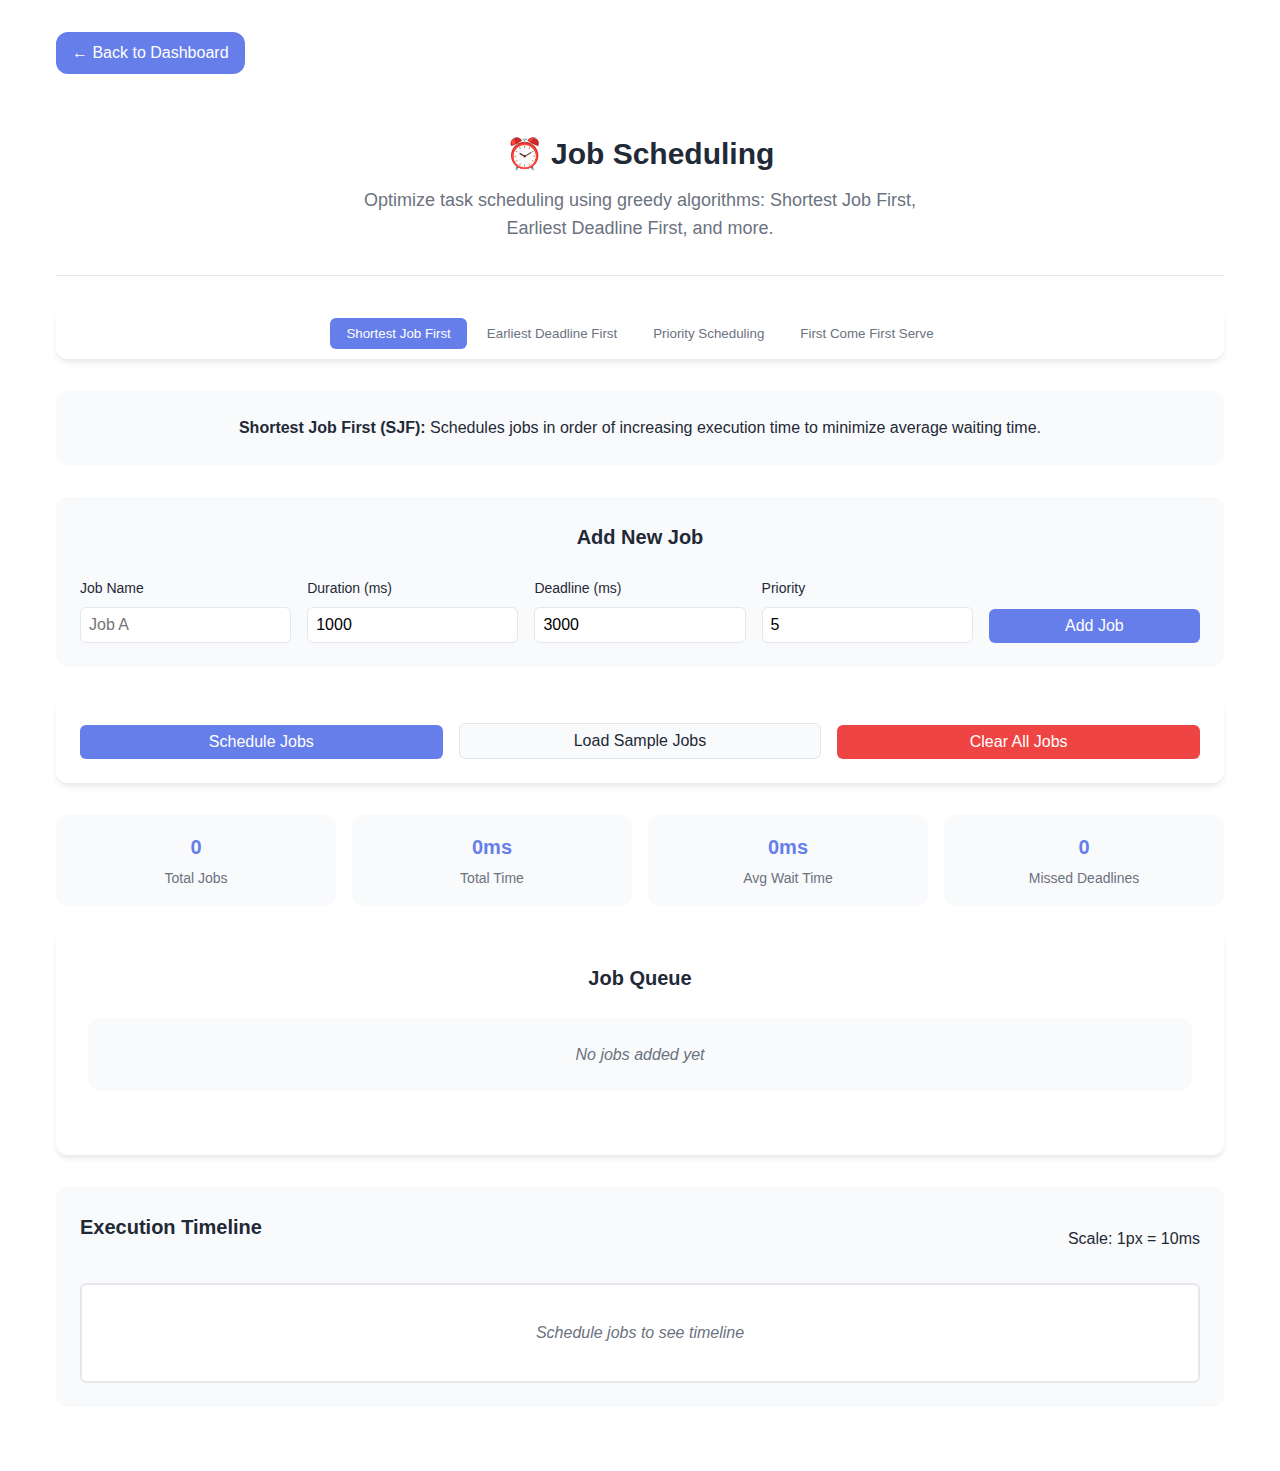
<file: modules/job-scheduling.html>
<!DOCTYPE html>
<html lang="en">
<head>
    <meta charset="UTF-8">
    <meta name="viewport" content="width=device-width, initial-scale=1.0">
    <title>Job Scheduling - DSA Universe</title>
    <link rel="stylesheet" href="../style.css">
    <style>
        .scheduling-container {
            background: var(--bg-card);
            border-radius: var(--border-radius);
            padding: var(--spacing-xl);
            margin-bottom: var(--spacing-xl);
            box-shadow: var(--shadow-md);
        }

        .job-input {
            background: var(--bg-secondary);
            border-radius: var(--border-radius);
            padding: var(--spacing-lg);
            margin-bottom: var(--spacing-xl);
        }

        .job-form {
            display: grid;
            grid-template-columns: repeat(auto-fit, minmax(120px, 1fr));
            gap: var(--spacing-md);
            align-items: end;
        }

        .jobs-list {
            background: var(--bg-secondary);
            border-radius: var(--border-radius);
            padding: var(--spacing-lg);
            margin-bottom: var(--spacing-xl);
            max-height: 200px;
            overflow-y: auto;
        }

        .job-item {
            display: flex;
            justify-content: space-between;
            align-items: center;
            padding: var(--spacing-sm);
            background: white;
            border-radius: 6px;
            margin-bottom: var(--spacing-sm);
            transition: all var(--animation-fast) ease;
        }

        .job-item:last-child {
            margin-bottom: 0;
        }

        .job-item.scheduled {
            background: var(--success-color);
            color: white;
            transform: translateX(10px);
        }

        .job-item.current {
            background: var(--accent-color);
            color: white;
            transform: scale(1.05);
        }

        .job-info {
            display: flex;
            gap: var(--spacing-md);
            align-items: center;
        }

        .job-name {
            font-weight: 600;
        }

        .job-details {
            font-size: var(--font-size-sm);
            color: var(--text-secondary);
        }

        .job-item.scheduled .job-details,
        .job-item.current .job-details {
            color: rgba(255, 255, 255, 0.8);
        }

        .delete-job {
            background: var(--error-color);
            color: white;
            border: none;
            border-radius: 4px;
            padding: var(--spacing-xs) var(--spacing-sm);
            cursor: pointer;
            font-size: var(--font-size-sm);
        }

        .timeline {
            background: var(--bg-secondary);
            border-radius: var(--border-radius);
            padding: var(--spacing-lg);
            margin-bottom: var(--spacing-xl);
            overflow-x: auto;
        }

        .timeline-header {
            display: flex;
            justify-content: space-between;
            align-items: center;
            margin-bottom: var(--spacing-md);
        }

        .timeline-visualization {
            position: relative;
            height: 100px;
            background: white;
            border-radius: 6px;
            border: 2px solid var(--border-color);
            overflow: hidden;
        }

        .timeline-job {
            position: absolute;
            height: 100%;
            display: flex;
            align-items: center;
            justify-content: center;
            color: white;
            font-weight: bold;
            font-size: var(--font-size-sm);
            transition: all var(--animation-normal) ease;
            border-right: 2px solid white;
        }

        .algorithm-tabs {
            display: flex;
            justify-content: center;
            margin-bottom: var(--spacing-xl);
            background: var(--bg-card);
            border-radius: var(--border-radius);
            padding: var(--spacing-sm);
            box-shadow: var(--shadow-md);
            flex-wrap: wrap;
        }

        .tab-button {
            padding: var(--spacing-sm) var(--spacing-md);
            border: none;
            background: transparent;
            color: var(--text-secondary);
            cursor: pointer;
            border-radius: 6px;
            transition: all var(--animation-fast) ease;
            font-weight: 500;
            margin: 2px;
        }

        .tab-button.active {
            background: var(--primary-color);
            color: white;
        }

        .scheduling-stats {
            display: grid;
            grid-template-columns: repeat(auto-fit, minmax(150px, 1fr));
            gap: var(--spacing-md);
            margin-bottom: var(--spacing-lg);
        }

        .stat-card {
            background: var(--bg-secondary);
            padding: var(--spacing-md);
            border-radius: var(--border-radius);
            text-align: center;
        }

        .stat-value {
            font-size: var(--font-size-xl);
            font-weight: 700;
            color: var(--primary-color);
        }

        .stat-label {
            font-size: var(--font-size-sm);
            color: var(--text-secondary);
            margin-top: var(--spacing-xs);
        }

        .algorithm-description {
            background: var(--bg-secondary);
            border-radius: var(--border-radius);
            padding: var(--spacing-lg);
            margin-bottom: var(--spacing-xl);
            text-align: center;
        }
    </style>
</head>
<body>
    <div class="module-container">
        <div class="container">
            <a href="../index.html" class="back-button">← Back to Dashboard</a>
            
            <div class="module-header">
                <h1 class="module-title">⏰ Job Scheduling</h1>
                <p class="module-description">
                    Optimize task scheduling using greedy algorithms: Shortest Job First, Earliest Deadline First, and more.
                </p>
            </div>

            <div class="algorithm-tabs">
                <button class="tab-button active" data-algorithm="sjf">Shortest Job First</button>
                <button class="tab-button" data-algorithm="edf">Earliest Deadline First</button>
                <button class="tab-button" data-algorithm="priority">Priority Scheduling</button>
                <button class="tab-button" data-algorithm="fcfs">First Come First Serve</button>
            </div>

            <div id="algorithmDescription" class="algorithm-description">
                <strong>Shortest Job First (SJF):</strong> Schedules jobs in order of increasing execution time to minimize average waiting time.
            </div>

            <div class="job-input">
                <h3 class="visualization-title">Add New Job</h3>
                <div class="job-form">
                    <div class="control-group">
                        <label class="control-label">Job Name</label>
                        <input type="text" id="jobName" class="control-input" placeholder="Job A">
                    </div>
                    <div class="control-group">
                        <label class="control-label">Duration (ms)</label>
                        <input type="number" id="jobDuration" class="control-input" min="100" max="5000" value="1000">
                    </div>
                    <div class="control-group">
                        <label class="control-label">Deadline (ms)</label>
                        <input type="number" id="jobDeadline" class="control-input" min="500" max="10000" value="3000">
                    </div>
                    <div class="control-group">
                        <label class="control-label">Priority</label>
                        <input type="number" id="jobPriority" class="control-input" min="1" max="10" value="5">
                    </div>
                    <div class="control-group">
                        <button id="addJob" class="btn btn-primary">Add Job</button>
                    </div>
                </div>
            </div>

            <div class="controls-panel">
                <div class="controls-grid">
                    <div class="control-group">
                        <button id="scheduleJobs" class="btn btn-primary">Schedule Jobs</button>
                    </div>
                    <div class="control-group">
                        <button id="loadSampleJobs" class="btn btn-secondary">Load Sample Jobs</button>
                    </div>
                    <div class="control-group">
                        <button id="clearJobs" class="btn btn-error">Clear All Jobs</button>
                    </div>
                </div>
            </div>

            <div class="scheduling-stats">
                <div class="stat-card">
                    <div class="stat-value" id="totalJobs">0</div>
                    <div class="stat-label">Total Jobs</div>
                </div>
                <div class="stat-card">
                    <div class="stat-value" id="totalTime">0ms</div>
                    <div class="stat-label">Total Time</div>
                </div>
                <div class="stat-card">
                    <div class="stat-value" id="avgWaitTime">0ms</div>
                    <div class="stat-label">Avg Wait Time</div>
                </div>
                <div class="stat-card">
                    <div class="stat-value" id="missedDeadlines">0</div>
                    <div class="stat-label">Missed Deadlines</div>
                </div>
            </div>

            <div class="scheduling-container">
                <h3 class="visualization-title">Job Queue</h3>
                <div class="jobs-list" id="jobsList">
                    <div style="text-align: center; color: var(--text-secondary); font-style: italic;">
                        No jobs added yet
                    </div>
                </div>
            </div>

            <div class="timeline">
                <div class="timeline-header">
                    <h3 class="visualization-title">Execution Timeline</h3>
                    <div id="timelineScale">Scale: 1px = 10ms</div>
                </div>
                <div class="timeline-visualization" id="timelineVisualization">
                    <div style="position: absolute; top: 50%; left: 50%; transform: translate(-50%, -50%); color: var(--text-secondary); font-style: italic;">
                        Schedule jobs to see timeline
                    </div>
                </div>
            </div>

            <div id="schedulingResult" class="operation-result" style="display: none;"></div>
        </div>
    </div>

    <script src="../js/job-scheduling.js"></script>
</body>
</html>
</file>
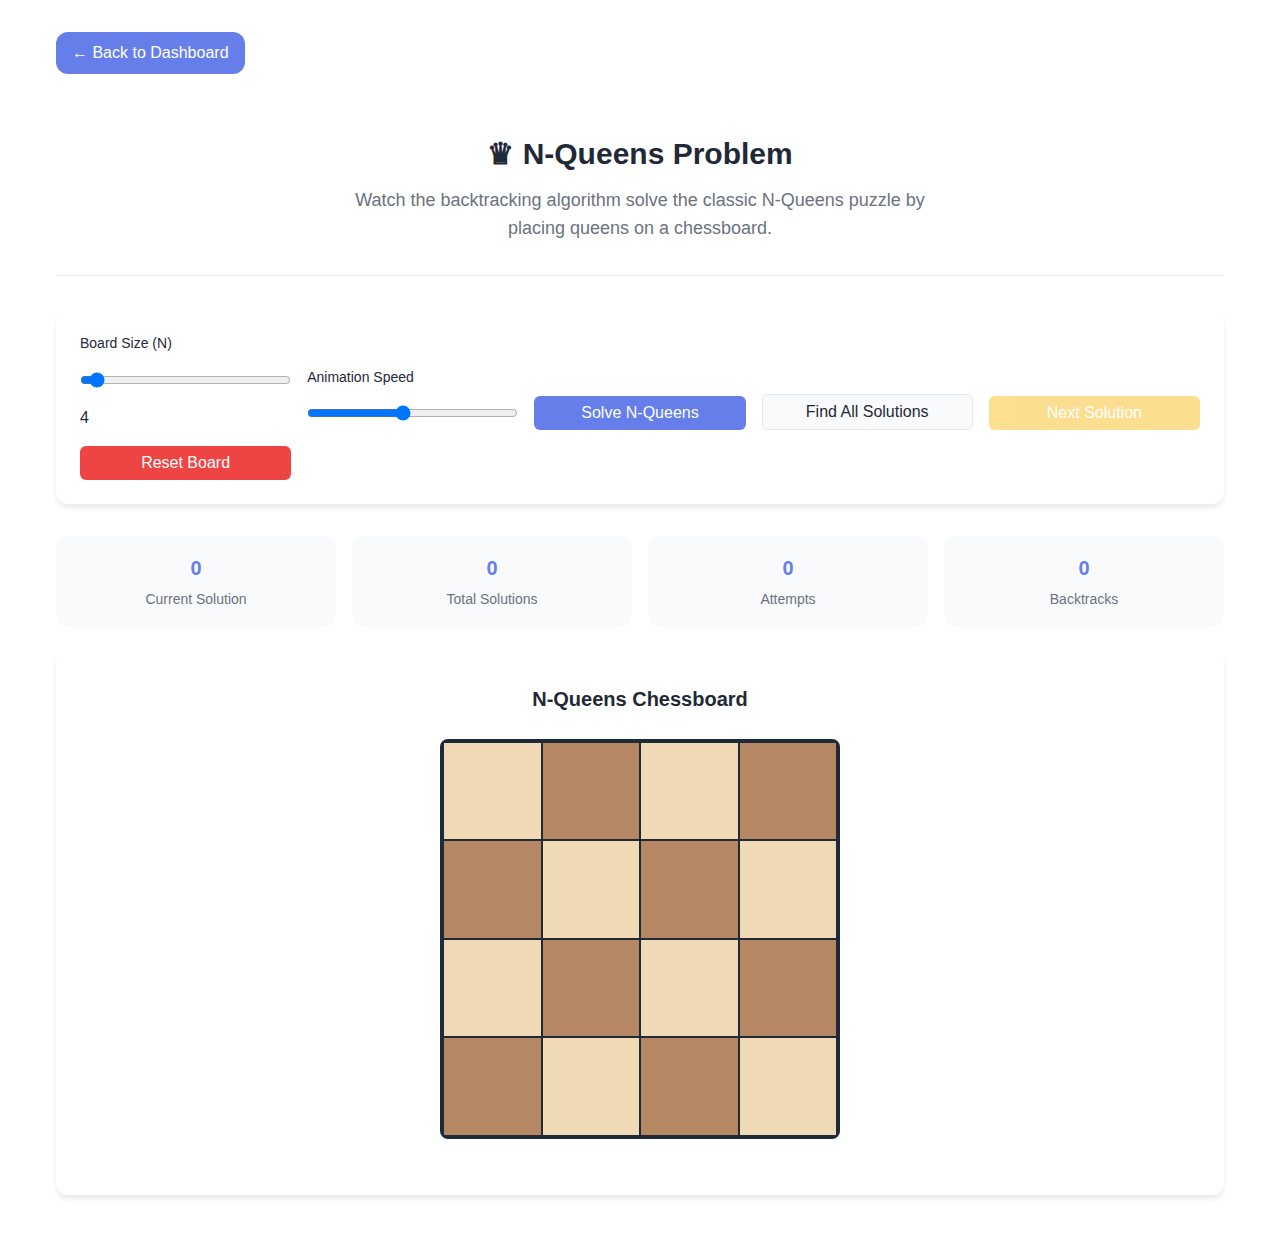
<file: modules/n-queens.html>
<!DOCTYPE html>
<html lang="en">
<head>
    <meta charset="UTF-8">
    <meta name="viewport" content="width=device-width, initial-scale=1.0">
    <title>N-Queens Problem - DSA Universe</title>
    <link rel="stylesheet" href="../style.css">
    <style>
        .queens-container {
            background: var(--bg-card);
            border-radius: var(--border-radius);
            padding: var(--spacing-xl);
            margin-bottom: var(--spacing-xl);
            box-shadow: var(--shadow-md);
        }

        .chessboard {
            display: grid;
            gap: 2px;
            margin: var(--spacing-lg) auto;
            border: 4px solid var(--text-primary);
            border-radius: 8px;
            background: var(--text-primary);
            max-width: 400px;
            aspect-ratio: 1;
        }

        .chess-square {
            aspect-ratio: 1;
            display: flex;
            align-items: center;
            justify-content: center;
            font-size: 24px;
            transition: all var(--animation-normal) ease;
            position: relative;
        }

        .chess-square.white {
            background: #f0d9b5;
        }

        .chess-square.black {
            background: #b58863;
        }

        .chess-square.queen {
            background: var(--success-color) !important;
            color: white;
            font-size: 28px;
            animation: placeQueen 0.5s ease-in-out;
        }

        .chess-square.attacking {
            background: var(--error-color) !important;
            opacity: 0.7;
        }

        .chess-square.trying {
            background: var(--warning-color) !important;
            opacity: 0.8;
        }

        .chess-square.safe {
            background: var(--accent-color) !important;
            opacity: 0.6;
        }

        .solution-info {
            display: grid;
            grid-template-columns: repeat(auto-fit, minmax(150px, 1fr));
            gap: var(--spacing-md);
            margin-bottom: var(--spacing-lg);
        }

        .info-card {
            background: var(--bg-secondary);
            padding: var(--spacing-md);
            border-radius: var(--border-radius);
            text-align: center;
        }

        .info-value {
            font-size: var(--font-size-xl);
            font-weight: 700;
            color: var(--primary-color);
        }

        .info-label {
            font-size: var(--font-size-sm);
            color: var(--text-secondary);
            margin-top: var(--spacing-xs);
        }

        .solution-controls {
            display: flex;
            justify-content: center;
            gap: var(--spacing-md);
            margin-bottom: var(--spacing-lg);
            flex-wrap: wrap;
        }

        @keyframes placeQueen {
            0% { transform: scale(0) rotate(0deg); }
            50% { transform: scale(1.2) rotate(180deg); }
            100% { transform: scale(1) rotate(360deg); }
        }

        .backtrack-indicator {
            text-align: center;
            padding: var(--spacing-md);
            background: var(--warning-color);
            color: white;
            border-radius: var(--border-radius);
            margin-bottom: var(--spacing-md);
            display: none;
            animation: pulse 1s ease-in-out infinite;
        }

        @keyframes pulse {
            0%, 100% { opacity: 1; }
            50% { opacity: 0.7; }
        }
    </style>
</head>
<body>
    <div class="module-container">
        <div class="container">
            <a href="../index.html" class="back-button">← Back to Dashboard</a>
            
            <div class="module-header">
                <h1 class="module-title">♛ N-Queens Problem</h1>
                <p class="module-description">
                    Watch the backtracking algorithm solve the classic N-Queens puzzle by placing queens on a chessboard.
                </p>
            </div>

            <div class="controls-panel">
                <div class="controls-grid">
                    <div class="control-group">
                        <label class="control-label">Board Size (N)</label>
                        <input type="range" id="boardSize" class="control-input" min="4" max="8" value="4">
                        <span id="boardSizeValue">4</span>
                    </div>
                    <div class="control-group">
                        <label class="control-label">Animation Speed</label>
                        <input type="range" id="animationSpeed" class="control-input" min="100" max="1000" value="500">
                    </div>
                    <div class="control-group">
                        <button id="solveQueens" class="btn btn-primary">Solve N-Queens</button>
                    </div>
                    <div class="control-group">
                        <button id="findAllSolutions" class="btn btn-secondary">Find All Solutions</button>
                    </div>
                    <div class="control-group">
                        <button id="nextSolution" class="btn btn-warning" disabled>Next Solution</button>
                    </div>
                    <div class="control-group">
                        <button id="resetBoard" class="btn btn-error">Reset Board</button>
                    </div>
                </div>
            </div>

            <div id="backtrackIndicator" class="backtrack-indicator">
                🔄 Backtracking - No valid position found, trying different approach...
            </div>

            <div class="solution-info">
                <div class="info-card">
                    <div class="info-value" id="currentSolution">0</div>
                    <div class="info-label">Current Solution</div>
                </div>
                <div class="info-card">
                    <div class="info-value" id="totalSolutions">0</div>
                    <div class="info-label">Total Solutions</div>
                </div>
                <div class="info-card">
                    <div class="info-value" id="attempts">0</div>
                    <div class="info-label">Attempts</div>
                </div>
                <div class="info-card">
                    <div class="info-value" id="backtrackCount">0</div>
                    <div class="info-label">Backtracks</div>
                </div>
            </div>

            <div class="queens-container">
                <h3 class="visualization-title">N-Queens Chessboard</h3>
                <div class="chessboard" id="chessboard"></div>
            </div>

            <div id="queensResult" class="operation-result" style="display: none;"></div>
        </div>
    </div>

    <script src="../js/n-queens.js"></script>
</body>
</html>
</file>
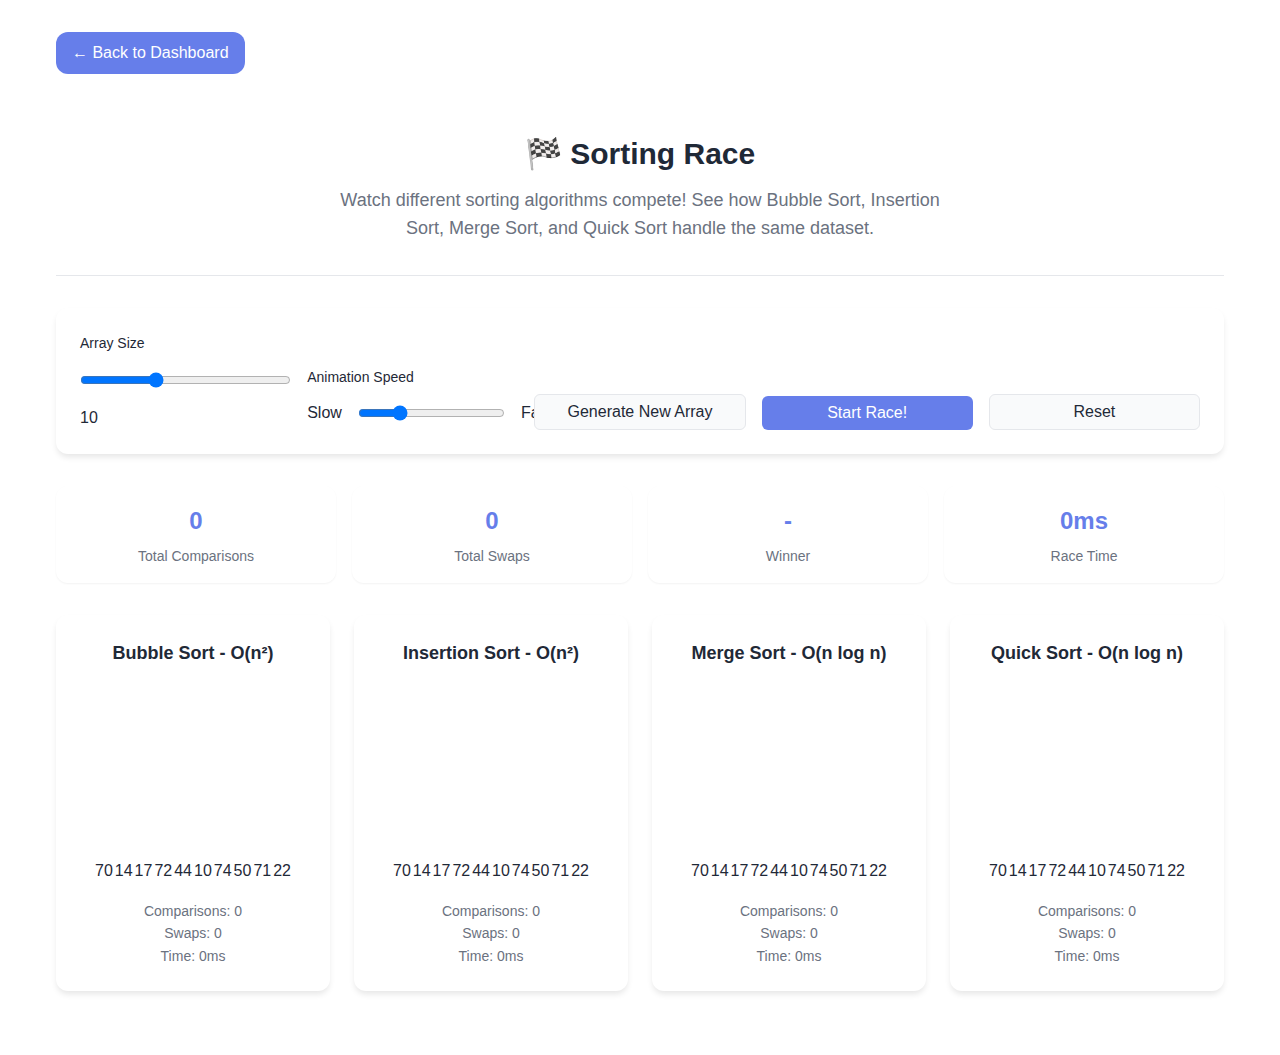
<file: modules/sorting.html>
<!DOCTYPE html>
<html lang="en">
<head>
    <meta charset="UTF-8">
    <meta name="viewport" content="width=device-width, initial-scale=1.0">
    <title>Sorting Race - DSA Universe</title>
    <link rel="stylesheet" href="../style.css">
    <style>
        .sorting-container {
            display: grid;
            grid-template-columns: repeat(auto-fit, minmax(250px, 1fr));
            gap: var(--spacing-lg);
            margin-bottom: var(--spacing-xl);
        }

        .algorithm-section {
            background: var(--bg-card);
            border-radius: var(--border-radius);
            padding: var(--spacing-lg);
            box-shadow: var(--shadow-md);
        }

        .algorithm-title {
            font-size: var(--font-size-lg);
            font-weight: 600;
            margin-bottom: var(--spacing-md);
            text-align: center;
            color: var(--text-primary);
        }

        .bars-container {
            display: flex;
            align-items: end;
            justify-content: center;
            height: 200px;
            margin-bottom: var(--spacing-md);
            gap: 2px;
        }

        .bar {
            background: var(--primary-color);
            color: white;
            display: flex;
            align-items: end;
            justify-content: center;
            font-size: 12px;
            font-weight: bold;
            min-width: 20px;
            transition: all 0.3s ease;
            border-radius: 4px 4px 0 0;
        }

        .stats {
            text-align: center;
            font-size: var(--font-size-sm);
            color: var(--text-secondary);
        }

        .stats-grid {
            display: grid;
            grid-template-columns: repeat(auto-fit, minmax(150px, 1fr));
            gap: var(--spacing-md);
            margin-bottom: var(--spacing-xl);
        }

        .stat-card {
            background: var(--bg-card);
            padding: var(--spacing-md);
            border-radius: var(--border-radius);
            text-align: center;
            box-shadow: var(--shadow-sm);
        }

        .stat-value {
            font-size: var(--font-size-2xl);
            font-weight: 700;
            color: var(--primary-color);
        }

        .stat-label {
            font-size: var(--font-size-sm);
            color: var(--text-secondary);
            margin-top: var(--spacing-xs);
        }

        .winner {
            border: 2px solid var(--success-color);
            background: rgba(74, 222, 128, 0.1);
        }

        .speed-control {
            display: flex;
            align-items: center;
            gap: var(--spacing-md);
        }
    </style>
</head>
<body>
    <div class="module-container">
        <div class="container">
            <a href="../index.html" class="back-button">← Back to Dashboard</a>
            
            <div class="module-header">
                <h1 class="module-title">🏁 Sorting Race</h1>
                <p class="module-description">
                    Watch different sorting algorithms compete! See how Bubble Sort, Insertion Sort, Merge Sort, and Quick Sort handle the same dataset.
                </p>
            </div>

            <div class="controls-panel">
                <div class="controls-grid">
                    <div class="control-group">
                        <label class="control-label">Array Size</label>
                        <input type="range" id="arraySize" class="control-input" min="5" max="20" value="10">
                        <span id="arraySizeValue">10</span>
                    </div>
                    <div class="control-group">
                        <label class="control-label">Animation Speed</label>
                        <div class="speed-control">
                            <span>Slow</span>
                            <input type="range" id="speed" class="control-input" min="100" max="1000" value="300">
                            <span>Fast</span>
                        </div>
                    </div>
                    <div class="control-group">
                        <button id="generateArray" class="btn btn-secondary">Generate New Array</button>
                    </div>
                    <div class="control-group">
                        <button id="startRace" class="btn btn-primary">Start Race!</button>
                    </div>
                    <div class="control-group">
                        <button id="reset" class="btn btn-secondary">Reset</button>
                    </div>
                </div>
            </div>

            <div class="stats-grid">
                <div class="stat-card">
                    <div class="stat-value" id="totalComparisons">0</div>
                    <div class="stat-label">Total Comparisons</div>
                </div>
                <div class="stat-card">
                    <div class="stat-value" id="totalSwaps">0</div>
                    <div class="stat-label">Total Swaps</div>
                </div>
                <div class="stat-card">
                    <div class="stat-value" id="winner">-</div>
                    <div class="stat-label">Winner</div>
                </div>
                <div class="stat-card">
                    <div class="stat-value" id="raceTime">0ms</div>
                    <div class="stat-label">Race Time</div>
                </div>
            </div>

            <div class="sorting-container">
                <div class="algorithm-section" id="bubble-sort">
                    <h3 class="algorithm-title">Bubble Sort - O(n²)</h3>
                    <div class="bars-container" id="bubbleBars"></div>
                    <div class="stats">
                        <div>Comparisons: <span id="bubbleComparisons">0</span></div>
                        <div>Swaps: <span id="bubbleSwaps">0</span></div>
                        <div>Time: <span id="bubbleTime">0ms</span></div>
                    </div>
                </div>

                <div class="algorithm-section" id="insertion-sort">
                    <h3 class="algorithm-title">Insertion Sort - O(n²)</h3>
                    <div class="bars-container" id="insertionBars"></div>
                    <div class="stats">
                        <div>Comparisons: <span id="insertionComparisons">0</span></div>
                        <div>Swaps: <span id="insertionSwaps">0</span></div>
                        <div>Time: <span id="insertionTime">0ms</span></div>
                    </div>
                </div>

                <div class="algorithm-section" id="merge-sort">
                    <h3 class="algorithm-title">Merge Sort - O(n log n)</h3>
                    <div class="bars-container" id="mergeBars"></div>
                    <div class="stats">
                        <div>Comparisons: <span id="mergeComparisons">0</span></div>
                        <div>Swaps: <span id="mergeSwaps">0</span></div>
                        <div>Time: <span id="mergeTime">0ms</span></div>
                    </div>
                </div>

                <div class="algorithm-section" id="quick-sort">
                    <h3 class="algorithm-title">Quick Sort - O(n log n)</h3>
                    <div class="bars-container" id="quickBars"></div>
                    <div class="stats">
                        <div>Comparisons: <span id="quickComparisons">0</span></div>
                        <div>Swaps: <span id="quickSwaps">0</span></div>
                        <div>Time: <span id="quickTime">0ms</span></div>
                    </div>
                </div>
            </div>
        </div>
    </div>

    <script src="../js/sorting.js"></script>
</body>
</html>
</file>
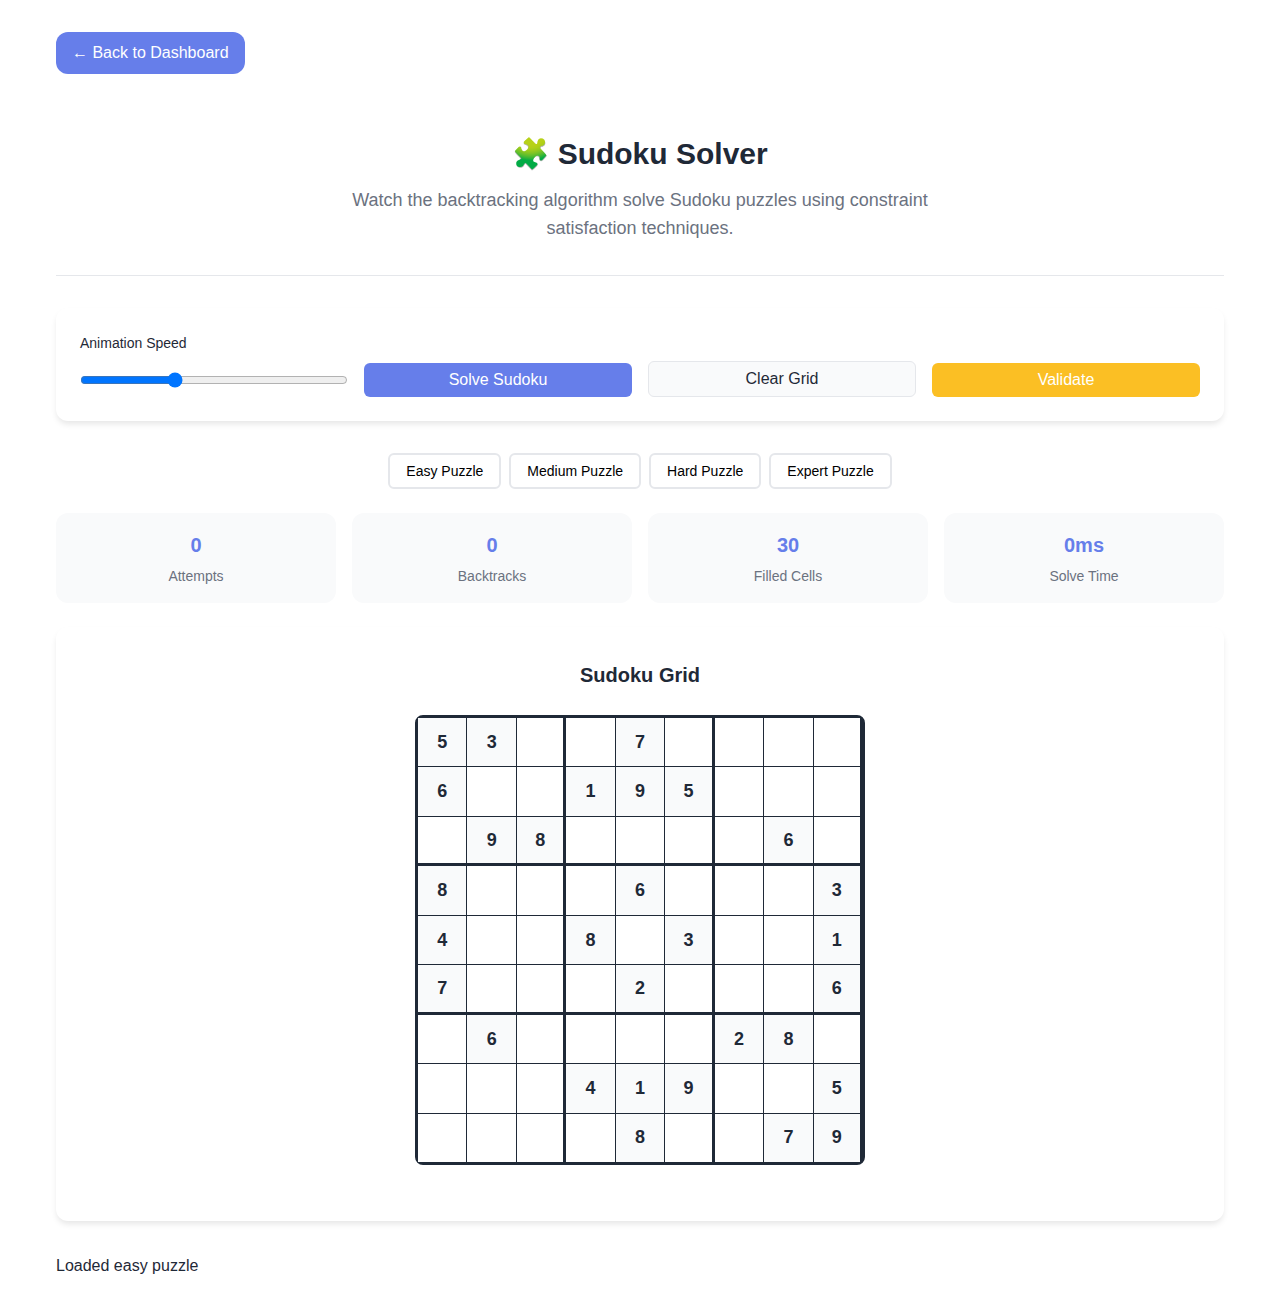
<file: modules/sudoku.html>
<!DOCTYPE html>
<html lang="en">
<head>
    <meta charset="UTF-8">
    <meta name="viewport" content="width=device-width, initial-scale=1.0">
    <title>Sudoku Solver - DSA Universe</title>
    <link rel="stylesheet" href="../style.css">
    <style>
        .sudoku-container {
            background: var(--bg-card);
            border-radius: var(--border-radius);
            padding: var(--spacing-xl);
            margin-bottom: var(--spacing-xl);
            box-shadow: var(--shadow-md);
        }

        .sudoku-grid {
            display: grid;
            grid-template-columns: repeat(9, 1fr);
            gap: 1px;
            background: var(--text-primary);
            border: 3px solid var(--text-primary);
            border-radius: 8px;
            margin: var(--spacing-lg) auto;
            max-width: 450px;
            aspect-ratio: 1;
        }

        .sudoku-cell {
            background: white;
            display: flex;
            align-items: center;
            justify-content: center;
            font-size: 18px;
            font-weight: bold;
            color: var(--text-primary);
            transition: all var(--animation-normal) ease;
            cursor: pointer;
            aspect-ratio: 1;
        }

        .sudoku-cell.given {
            background: var(--bg-secondary);
            color: var(--text-primary);
            font-weight: 900;
        }

        .sudoku-cell.solving {
            background: var(--warning-color);
            color: white;
            animation: pulse 0.5s ease-in-out;
        }

        .sudoku-cell.solved {
            background: var(--success-color);
            color: white;
            animation: placeNumber 0.5s ease-in-out;
        }

        .sudoku-cell.backtrack {
            background: var(--error-color);
            color: white;
            animation: removeNumber 0.3s ease-in-out;
        }

        .sudoku-cell.conflict {
            background: var(--error-color);
            color: white;
        }

        /* 3x3 box borders */
        .sudoku-cell:nth-child(3n) {
            border-right: 2px solid var(--text-primary);
        }

        .sudoku-cell:nth-child(n+19):nth-child(-n+27),
        .sudoku-cell:nth-child(n+46):nth-child(-n+54) {
            border-bottom: 2px solid var(--text-primary);
        }

        .solver-info {
            display: grid;
            grid-template-columns: repeat(auto-fit, minmax(150px, 1fr));
            gap: var(--spacing-md);
            margin-bottom: var(--spacing-lg);
        }

        .info-card {
            background: var(--bg-secondary);
            padding: var(--spacing-md);
            border-radius: var(--border-radius);
            text-align: center;
        }

        .info-value {
            font-size: var(--font-size-xl);
            font-weight: 700;
            color: var(--primary-color);
        }

        .info-label {
            font-size: var(--font-size-sm);
            color: var(--text-secondary);
            margin-top: var(--spacing-xs);
        }

        .puzzle-presets {
            display: flex;
            justify-content: center;
            gap: var(--spacing-sm);
            margin-bottom: var(--spacing-lg);
            flex-wrap: wrap;
        }

        .preset-button {
            padding: var(--spacing-sm) var(--spacing-md);
            border: 2px solid var(--border-color);
            background: white;
            border-radius: 6px;
            cursor: pointer;
            transition: all var(--animation-fast) ease;
            font-size: var(--font-size-sm);
        }

        .preset-button:hover {
            border-color: var(--primary-color);
            background: var(--primary-color);
            color: white;
        }

        @keyframes pulse {
            0%, 100% { transform: scale(1); }
            50% { transform: scale(1.1); }
        }

        @keyframes placeNumber {
            0% { transform: scale(0) rotate(0deg); }
            50% { transform: scale(1.2) rotate(180deg); }
            100% { transform: scale(1) rotate(360deg); }
        }

        @keyframes removeNumber {
            0% { transform: scale(1); }
            50% { transform: scale(0.8); }
            100% { transform: scale(1); }
        }

        .solving-indicator {
            text-align: center;
            padding: var(--spacing-md);
            background: var(--primary-color);
            color: white;
            border-radius: var(--border-radius);
            margin-bottom: var(--spacing-md);
            display: none;
            animation: pulse 1s ease-in-out infinite;
        }
    </style>
</head>
<body>
    <div class="module-container">
        <div class="container">
            <a href="../index.html" class="back-button">← Back to Dashboard</a>
            
            <div class="module-header">
                <h1 class="module-title">🧩 Sudoku Solver</h1>
                <p class="module-description">
                    Watch the backtracking algorithm solve Sudoku puzzles using constraint satisfaction techniques.
                </p>
            </div>

            <div class="controls-panel">
                <div class="controls-grid">
                    <div class="control-group">
                        <label class="control-label">Animation Speed</label>
                        <input type="range" id="animationSpeed" class="control-input" min="50" max="500" value="200">
                    </div>
                    <div class="control-group">
                        <button id="solveSudoku" class="btn btn-primary">Solve Sudoku</button>
                    </div>
                    <div class="control-group">
                        <button id="clearGrid" class="btn btn-secondary">Clear Grid</button>
                    </div>
                    <div class="control-group">
                        <button id="validateSudoku" class="btn btn-warning">Validate</button>
                    </div>
                </div>
            </div>

            <div class="puzzle-presets">
                <button class="preset-button" data-difficulty="easy">Easy Puzzle</button>
                <button class="preset-button" data-difficulty="medium">Medium Puzzle</button>
                <button class="preset-button" data-difficulty="hard">Hard Puzzle</button>
                <button class="preset-button" data-difficulty="expert">Expert Puzzle</button>
            </div>

            <div id="solvingIndicator" class="solving-indicator">
                🧠 Solving Sudoku using backtracking algorithm...
            </div>

            <div class="solver-info">
                <div class="info-card">
                    <div class="info-value" id="attempts">0</div>
                    <div class="info-label">Attempts</div>
                </div>
                <div class="info-card">
                    <div class="info-value" id="backtracks">0</div>
                    <div class="info-label">Backtracks</div>
                </div>
                <div class="info-card">
                    <div class="info-value" id="filledCells">0</div>
                    <div class="info-label">Filled Cells</div>
                </div>
                <div class="info-card">
                    <div class="info-value" id="solveTime">0ms</div>
                    <div class="info-label">Solve Time</div>
                </div>
            </div>

            <div class="sudoku-container">
                <h3 class="visualization-title">Sudoku Grid</h3>
                <div class="sudoku-grid" id="sudokuGrid"></div>
            </div>

            <div id="sudokuResult" class="operation-result" style="display: none;"></div>
        </div>
    </div>

    <script src="../js/sudoku.js"></script>
</body>
</html>
</file>
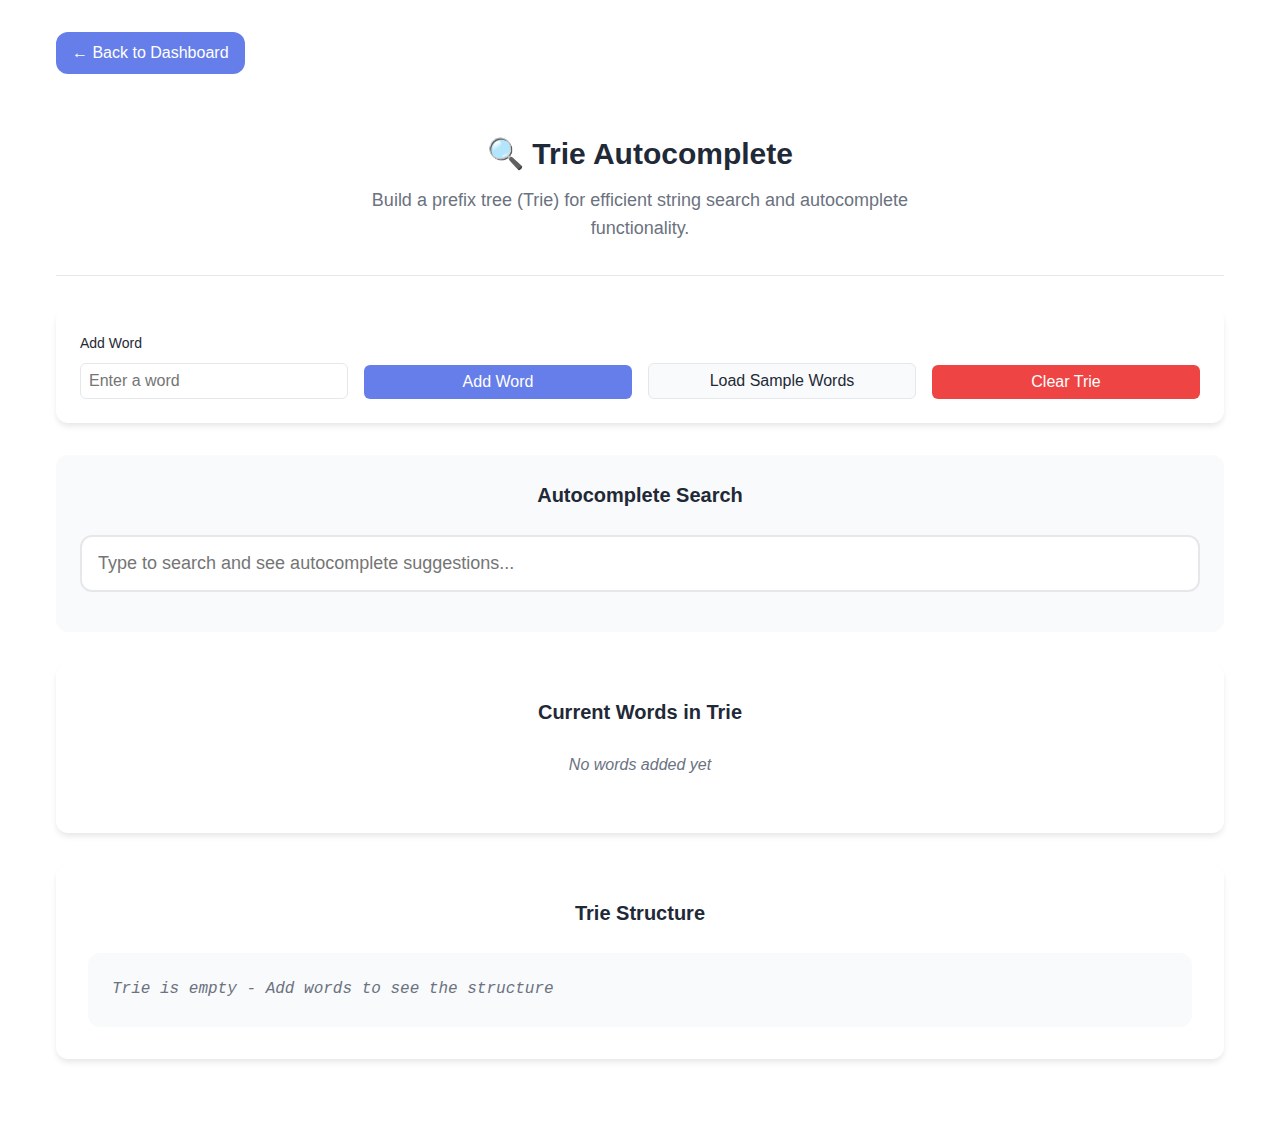
<file: modules/trie.html>
<!DOCTYPE html>
<html lang="en">
<head>
    <meta charset="UTF-8">
    <meta name="viewport" content="width=device-width, initial-scale=1.0">
    <title>Trie Autocomplete - DSA Universe</title>
    <link rel="stylesheet" href="../style.css">
    <style>
        .trie-container {
            background: var(--bg-card);
            border-radius: var(--border-radius);
            padding: var(--spacing-xl);
            margin-bottom: var(--spacing-xl);
            box-shadow: var(--shadow-md);
        }

        .search-section {
            background: var(--bg-secondary);
            border-radius: var(--border-radius);
            padding: var(--spacing-lg);
            margin-bottom: var(--spacing-xl);
        }

        .search-input {
            width: 100%;
            padding: var(--spacing-md);
            font-size: var(--font-size-lg);
            border: 2px solid var(--border-color);
            border-radius: var(--border-radius);
            transition: border-color var(--animation-fast) ease;
        }

        .search-input:focus {
            outline: none;
            border-color: var(--primary-color);
            box-shadow: 0 0 0 3px rgba(102, 126, 234, 0.1);
        }

        .suggestions {
            margin-top: var(--spacing-md);
            max-height: 200px;
            overflow-y: auto;
        }

        .suggestion-item {
            padding: var(--spacing-sm) var(--spacing-md);
            background: white;
            border: 1px solid var(--border-color);
            cursor: pointer;
            transition: all var(--animation-fast) ease;
        }

        .suggestion-item:first-child {
            border-radius: var(--border-radius) var(--border-radius) 0 0;
        }

        .suggestion-item:last-child {
            border-radius: 0 0 var(--border-radius) var(--border-radius);
        }

        .suggestion-item:only-child {
            border-radius: var(--border-radius);
        }

        .suggestion-item:hover {
            background: var(--primary-color);
            color: white;
        }

        .suggestion-item.highlight {
            background: var(--accent-color);
            color: white;
            font-weight: bold;
        }

        .word-list {
            display: grid;
            grid-template-columns: repeat(auto-fill, minmax(120px, 1fr));
            gap: var(--spacing-sm);
            margin-bottom: var(--spacing-lg);
        }

        .word-item {
            padding: var(--spacing-xs) var(--spacing-sm);
            background: var(--primary-color);
            color: white;
            border-radius: 16px;
            text-align: center;
            font-size: var(--font-size-sm);
            transition: all var(--animation-fast) ease;
        }

        .word-item.new {
            background: var(--success-color);
            animation: bounce 0.5s ease-in-out;
        }

        .trie-visualization {
            font-family: 'Courier New', monospace;
            background: var(--bg-secondary);
            border-radius: var(--border-radius);
            padding: var(--spacing-lg);
            overflow-x: auto;
            max-height: 300px;
            overflow-y: auto;
        }

        .trie-node {
            margin-left: var(--spacing-md);
            color: var(--text-primary);
        }

        .trie-node.end-word {
            color: var(--success-color);
            font-weight: bold;
        }

        .trie-node.highlight {
            background: var(--accent-color);
            color: white;
            padding: 2px 4px;
            border-radius: 4px;
        }

        @keyframes bounce {
            0%, 20%, 50%, 80%, 100% { transform: translateY(0); }
            40% { transform: translateY(-5px); }
            60% { transform: translateY(-2px); }
        }
    </style>
</head>
<body>
    <div class="module-container">
        <div class="container">
            <a href="../index.html" class="back-button">← Back to Dashboard</a>
            
            <div class="module-header">
                <h1 class="module-title">🔍 Trie Autocomplete</h1>
                <p class="module-description">
                    Build a prefix tree (Trie) for efficient string search and autocomplete functionality.
                </p>
            </div>

            <div class="controls-panel">
                <div class="controls-grid">
                    <div class="control-group">
                        <label class="control-label">Add Word</label>
                        <input type="text" id="wordInput" class="control-input" placeholder="Enter a word">
                    </div>
                    <div class="control-group">
                        <button id="addWord" class="btn btn-primary">Add Word</button>
                    </div>
                    <div class="control-group">
                        <button id="loadSampleWords" class="btn btn-secondary">Load Sample Words</button>
                    </div>
                    <div class="control-group">
                        <button id="clearTrie" class="btn btn-error">Clear Trie</button>
                    </div>
                </div>
            </div>

            <div class="search-section">
                <h3 class="visualization-title">Autocomplete Search</h3>
                <input type="text" id="searchInput" class="search-input" placeholder="Type to search and see autocomplete suggestions...">
                <div class="suggestions" id="suggestions"></div>
            </div>

            <div class="trie-container">
                <h3 class="visualization-title">Current Words in Trie</h3>
                <div class="word-list" id="wordList">
                    <div style="grid-column: 1 / -1; text-align: center; color: var(--text-secondary); font-style: italic;">
                        No words added yet
                    </div>
                </div>
            </div>

            <div class="trie-container">
                <h3 class="visualization-title">Trie Structure</h3>
                <div class="trie-visualization" id="trieVisualization">
                    <div style="color: var(--text-secondary); font-style: italic;">
                        Trie is empty - Add words to see the structure
                    </div>
                </div>
            </div>

            <div id="trieResult" class="operation-result" style="display: none;"></div>
        </div>
    </div>

    <script src="../js/trie.js"></script>
</body>
</html>
</file>
<file: style.css>
/* CSS Reset and Base Styles */
* {
    margin: 0;
    padding: 0;
    box-sizing: border-box;
}

:root {
    --primary-color: #667eea;
    --secondary-color: #764ba2;
    --accent-color: #f093fb;
    --success-color: #4ade80;
    --warning-color: #fbbf24;
    --error-color: #ef4444;
    --text-primary: #1f2937;
    --text-secondary: #6b7280;
    --text-light: #9ca3af;
    --bg-primary: #ffffff;
    --bg-secondary: #f9fafb;
    --bg-card: #ffffff;
    --border-color: #e5e7eb;
    --shadow-sm: 0 1px 2px 0 rgb(0 0 0 / 0.05);
    --shadow-md: 0 4px 6px -1px rgb(0 0 0 / 0.1);
    --shadow-lg: 0 10px 15px -3px rgb(0 0 0 / 0.1);
    --shadow-xl: 0 20px 25px -5px rgb(0 0 0 / 0.1);
    --border-radius: 12px;
    --spacing-xs: 0.25rem;
    --spacing-sm: 0.5rem;
    --spacing-md: 1rem;
    --spacing-lg: 1.5rem;
    --spacing-xl: 2rem;
    --spacing-2xl: 3rem;
    --font-size-sm: 0.875rem;
    --font-size-base: 1rem;
    --font-size-lg: 1.125rem;
    --font-size-xl: 1.25rem;
    --font-size-2xl: 1.5rem;
    --font-size-3xl: 1.875rem;
    --font-size-4xl: 2.25rem;
    --animation-fast: 0.2s;
    --animation-normal: 0.3s;
    --animation-slow: 0.5s;
}

body {
    font-family: -apple-system, BlinkMacSystemFont, 'Segoe UI', Roboto, 'Helvetica Neue', Arial, sans-serif;
    line-height: 1.6;
    color: var(--text-primary);
    background: linear-gradient(135deg, #667eea 0%, #764ba2 100%);
    min-height: 100vh;
}

/* Container */
.container {
    max-width: 1200px;
    margin: 0 auto;
    padding: var(--spacing-md);
}

/* Hero Section */
.hero-section {
    text-align: center;
    padding: var(--spacing-2xl) 0;
    position: relative;
    overflow: hidden;
}

.title {
    font-size: var(--font-size-4xl);
    font-weight: 700;
    color: white;
    margin-bottom: var(--spacing-md);
    text-shadow: 0 2px 4px rgba(0, 0, 0, 0.1);
}

.subtitle {
    font-size: var(--font-size-xl);
    color: rgba(255, 255, 255, 0.9);
    font-weight: 300;
    margin-bottom: var(--spacing-2xl);
    max-width: 600px;
    margin-left: auto;
    margin-right: auto;
}

/* Hero Animation */
.hero-animation {
    position: relative;
    height: 100px;
    margin-bottom: var(--spacing-xl);
}

.floating-elements {
    position: relative;
    width: 100%;
    height: 100%;
}

.element {
    position: absolute;
    font-size: 2rem;
    animation: float 6s ease-in-out infinite;
    opacity: 0.8;
}

.element:nth-child(1) { left: 10%; animation-delay: 0s; }
.element:nth-child(2) { left: 30%; animation-delay: -1.5s; }
.element:nth-child(3) { left: 60%; animation-delay: -3s; }
.element:nth-child(4) { left: 80%; animation-delay: -4.5s; }

@keyframes float {
    0%, 100% { transform: translateY(0px) rotate(0deg); }
    25% { transform: translateY(-10px) rotate(5deg); }
    50% { transform: translateY(-20px) rotate(0deg); }
    75% { transform: translateY(-10px) rotate(-5deg); }
}

/* Modules Grid */
.modules-grid {
    display: grid;
    grid-template-columns: repeat(auto-fit, minmax(320px, 1fr));
    gap: var(--spacing-lg);
    margin-bottom: var(--spacing-2xl);
}

/* Module Cards */
.module-card {
    background: var(--bg-card);
    border-radius: var(--border-radius);
    padding: var(--spacing-xl);
    box-shadow: var(--shadow-md);
    transition: all var(--animation-normal) ease;
    cursor: pointer;
    position: relative;
    overflow: hidden;
}

.module-card::before {
    content: '';
    position: absolute;
    top: 0;
    left: 0;
    right: 0;
    height: 4px;
    background: linear-gradient(90deg, var(--primary-color), var(--secondary-color));
    transform: scaleX(0);
    transition: transform var(--animation-normal) ease;
}

.module-card:hover {
    transform: translateY(-4px);
    box-shadow: var(--shadow-xl);
}

.module-card:hover::before {
    transform: scaleX(1);
}

.module-icon {
    font-size: 3rem;
    text-align: center;
    margin-bottom: var(--spacing-md);
    height: 80px;
    display: flex;
    align-items: center;
    justify-content: center;
}

.module-card h3 {
    font-size: var(--font-size-xl);
    font-weight: 600;
    margin-bottom: var(--spacing-sm);
    color: var(--text-primary);
}

.module-card p {
    color: var(--text-secondary);
    margin-bottom: var(--spacing-lg);
    line-height: 1.5;
}

/* Module Tags */
.module-tags {
    display: flex;
    flex-wrap: wrap;
    gap: var(--spacing-xs);
}

.tag {
    display: inline-block;
    padding: var(--spacing-xs) var(--spacing-sm);
    background: linear-gradient(135deg, var(--primary-color), var(--secondary-color));
    color: white;
    border-radius: 16px;
    font-size: var(--font-size-sm);
    font-weight: 500;
}

/* Footer */
footer {
    text-align: center;
    padding: var(--spacing-xl) 0;
    color: rgba(255, 255, 255, 0.8);
    border-top: 1px solid rgba(255, 255, 255, 0.1);
}

/* Module Page Styles */
.module-container {
    background: var(--bg-primary);
    min-height: 100vh;
    padding: var(--spacing-md);
}

.module-header {
    text-align: center;
    padding: var(--spacing-xl) 0;
    border-bottom: 1px solid var(--border-color);
    margin-bottom: var(--spacing-xl);
}

.module-title {
    font-size: var(--font-size-3xl);
    font-weight: 700;
    color: var(--text-primary);
    margin-bottom: var(--spacing-sm);
}

.module-description {
    font-size: var(--font-size-lg);
    color: var(--text-secondary);
    max-width: 600px;
    margin: 0 auto;
}

.back-button {
    display: inline-flex;
    align-items: center;
    gap: var(--spacing-sm);
    padding: var(--spacing-sm) var(--spacing-md);
    background: var(--primary-color);
    color: white;
    text-decoration: none;
    border-radius: var(--border-radius);
    font-weight: 500;
    transition: all var(--animation-normal) ease;
    margin-bottom: var(--spacing-lg);
}

.back-button:hover {
    background: var(--secondary-color);
    transform: translateX(-2px);
}

/* Controls Panel */
.controls-panel {
    background: var(--bg-card);
    border-radius: var(--border-radius);
    padding: var(--spacing-lg);
    box-shadow: var(--shadow-md);
    margin-bottom: var(--spacing-xl);
}

.controls-grid {
    display: grid;
    grid-template-columns: repeat(auto-fit, minmax(200px, 1fr));
    gap: var(--spacing-md);
    align-items: end;
}

.control-group {
    display: flex;
    flex-direction: column;
    gap: var(--spacing-sm);
}

.control-label {
    font-weight: 500;
    color: var(--text-primary);
    font-size: var(--font-size-sm);
}

.control-input {
    padding: var(--spacing-sm);
    border: 1px solid var(--border-color);
    border-radius: 6px;
    font-size: var(--font-size-base);
    transition: border-color var(--animation-fast) ease;
}

.control-input:focus {
    outline: none;
    border-color: var(--primary-color);
    box-shadow: 0 0 0 3px rgba(102, 126, 234, 0.1);
}

.btn {
    padding: var(--spacing-sm) var(--spacing-lg);
    border: none;
    border-radius: 6px;
    font-size: var(--font-size-base);
    font-weight: 500;
    cursor: pointer;
    transition: all var(--animation-fast) ease;
    text-align: center;
    display: inline-flex;
    align-items: center;
    justify-content: center;
    gap: var(--spacing-sm);
}

.btn-primary {
    background: var(--primary-color);
    color: white;
}

.btn-primary:hover {
    background: var(--secondary-color);
    transform: translateY(-1px);
}

.btn-secondary {
    background: var(--bg-secondary);
    color: var(--text-primary);
    border: 1px solid var(--border-color);
}

.btn-secondary:hover {
    background: var(--border-color);
}

.btn-success {
    background: var(--success-color);
    color: white;
}

.btn-warning {
    background: var(--warning-color);
    color: white;
}

.btn-error {
    background: var(--error-color);
    color: white;
}

.btn:disabled {
    opacity: 0.5;
    cursor: not-allowed;
    transform: none !important;
}

/* Visualization Area */
.visualization-area {
    background: var(--bg-card);
    border-radius: var(--border-radius);
    padding: var(--spacing-lg);
    box-shadow: var(--shadow-md);
    margin-bottom: var(--spacing-xl);
    min-height: 400px;
}

.visualization-title {
    font-size: var(--font-size-xl);
    font-weight: 600;
    color: var(--text-primary);
    margin-bottom: var(--spacing-lg);
    text-align: center;
}

/* Animation Elements */
.animated-element {
    transition: all var(--animation-normal) ease;
}

.highlight {
    background: var(--accent-color) !important;
    color: white !important;
    transform: scale(1.05);
}

.comparing {
    background: var(--warning-color) !important;
    color: white !important;
}

.sorted {
    background: var(--success-color) !important;
    color: white !important;
}

/* Responsive Design */
@media (max-width: 768px) {
    .container {
        padding: var(--spacing-sm);
    }
    
    .title {
        font-size: var(--font-size-3xl);
    }
    
    .subtitle {
        font-size: var(--font-size-lg);
    }
    
    .modules-grid {
        grid-template-columns: 1fr;
        gap: var(--spacing-md);
    }
    
    .module-card {
        padding: var(--spacing-lg);
    }
    
    .controls-grid {
        grid-template-columns: 1fr;
    }
    
    .hero-animation {
        height: 60px;
    }
    
    .element {
        font-size: 1.5rem;
    }
}

@media (max-width: 480px) {
    .title {
        font-size: var(--font-size-2xl);
    }
    
    .module-card {
        padding: var(--spacing-md);
    }
    
    .module-icon {
        font-size: 2rem;
        height: 60px;
    }
}

/* Accessibility */
@media (prefers-reduced-motion: reduce) {
    * {
        animation-duration: 0.01ms !important;
        animation-iteration-count: 1 !important;
        transition-duration: 0.01ms !important;
    }
}

/* Focus styles for keyboard navigation */
.module-card:focus {
    outline: 2px solid var(--primary-color);
    outline-offset: 2px;
}

.btn:focus {
    outline: 2px solid var(--primary-color);
    outline-offset: 2px;
}

/* Print styles */
@media print {
    .hero-animation,
    .controls-panel {
        display: none;
    }
    
    body {
        background: white;
        color: black;
    }
    
    .module-card {
        box-shadow: none;
        border: 1px solid #ccc;
    }
}
</file>
